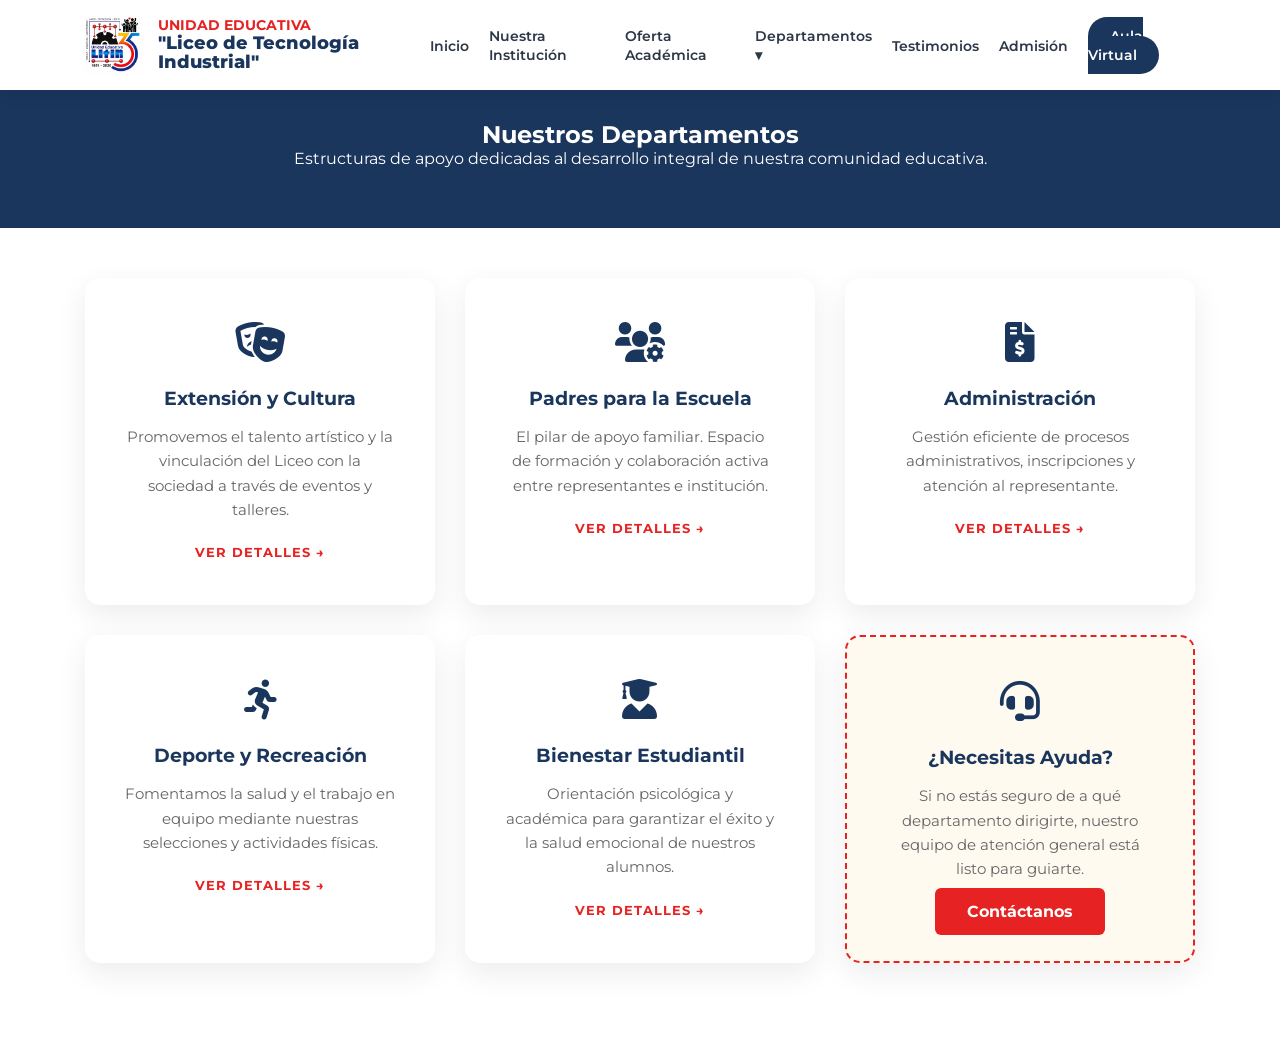
<file: departamentos.html>
<!DOCTYPE html>
<html lang="es">
<head>
    <meta charset="UTF-8">
    <meta name="viewport" content="width=device-width, initial-scale=1.0">
    <title>Nuestra Institución | LITIN</title>
    <link rel="stylesheet" href="css/styles.css">
    <link href="https://fonts.googleapis.com/css2?family=Montserrat:wght@400;600;800&display=swap" rel="stylesheet">
    <!-- Iconos para los valores (FontAwesome) -->
    <link rel="stylesheet" href="https://cdnjs.cloudflare.com/ajax/libs/font-awesome/6.0.0/css/all.min.css">
</head>
<body>
    
    <div id="navbar-placeholder"></div>

<section class="dept-hero">
    <div class="container">
        <h1>Nuestros Departamentos</h1>
        <p>Estructuras de apoyo dedicadas al desarrollo integral de nuestra comunidad educativa.</p>
    </div>
</section>

<section class="dept-grid-section section-padding">
    <div class="container">
        <div class="dept-grid">
            <!-- Extensión y Cultura -->
            <div class="dept-card">
                <div class="dept-icon"><i class="fas fa-theater-masks"></i></div>
                <h3>Extensión y Cultura</h3>
                <p>Promovemos el talento artístico y la vinculación del Liceo con la sociedad a través de eventos y talleres.</p>
                <a href="dept-extension.html" class="btn-link">Ver detalles →</a>
            </div>

            <!-- Padres para la Escuela -->
            <div class="dept-card">
                <div class="dept-icon"><i class="fas fa-users-cog"></i></div>
                <h3>Padres para la Escuela</h3>
                <p>El pilar de apoyo familiar. Espacio de formación y colaboración activa entre representantes e institución.</p>
                <a href="dept-padres.html" class="btn-link">Ver detalles →</a>
            </div>

            <!-- Administración -->
            <div class="dept-card">
                <div class="dept-icon"><i class="fas fa-file-invoice-dollar"></i></div>
                <h3>Administración</h3>
                <p>Gestión eficiente de procesos administrativos, inscripciones y atención al representante.</p>
                <a href="dept-admin.html" class="btn-link">Ver detalles →</a>
            </div>

            <!-- Deporte y Recreación -->
            <div class="dept-card">
                <div class="dept-icon"><i class="fas fa-running"></i></div>
                <h3>Deporte y Recreación</h3>
                <p>Fomentamos la salud y el trabajo en equipo mediante nuestras selecciones y actividades físicas.</p>
                <a href="dept-deporte.html" class="btn-link">Ver detalles →</a>
            </div>

             <!-- Bienestar Estudiantil -->
        <div class="dept-card">
            <div class="dept-icon"><i class="fas fa-user-graduate"></i></div>
            <h3>Bienestar Estudiantil</h3>
            <p>Orientación psicológica y académica para garantizar el éxito y la salud emocional de nuestros alumnos.</p>
            <a href="dept-bienestar.html" class="btn-link">Ver detalles →</a>
        </div>

        <div class="dept-card cta-card">
            <div class="dept-icon"><i class="fas fa-headset"></i></div>
            <h3>¿Necesitas Ayuda?</h3>
            <p>Si no estás seguro de a qué departamento dirigirte, nuestro equipo de atención general está listo para guiarte.</p>
            <a href="contacto.html" class="btn-primary">Contáctanos</a>
        </div>
        </div>

    </div>
</section>
<script src="js/main.js"></script>
</body>
</html>
</file>
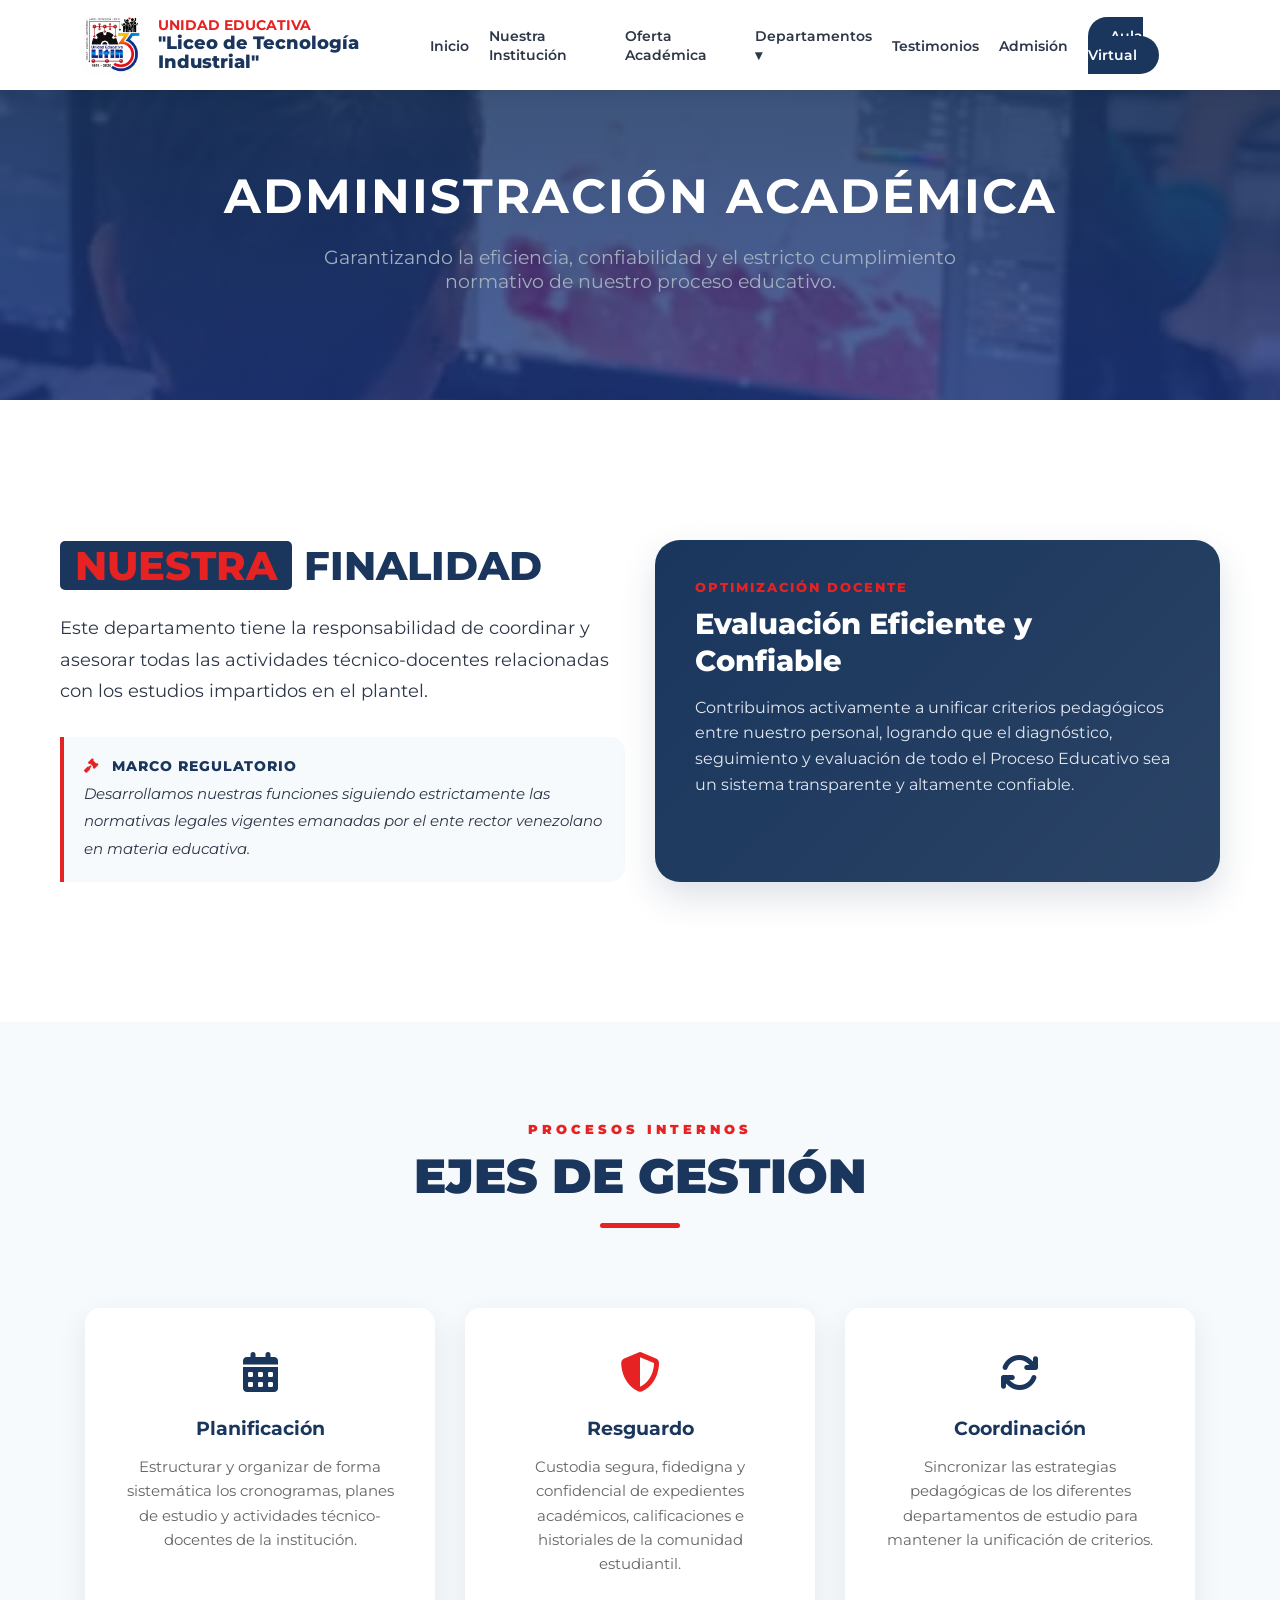
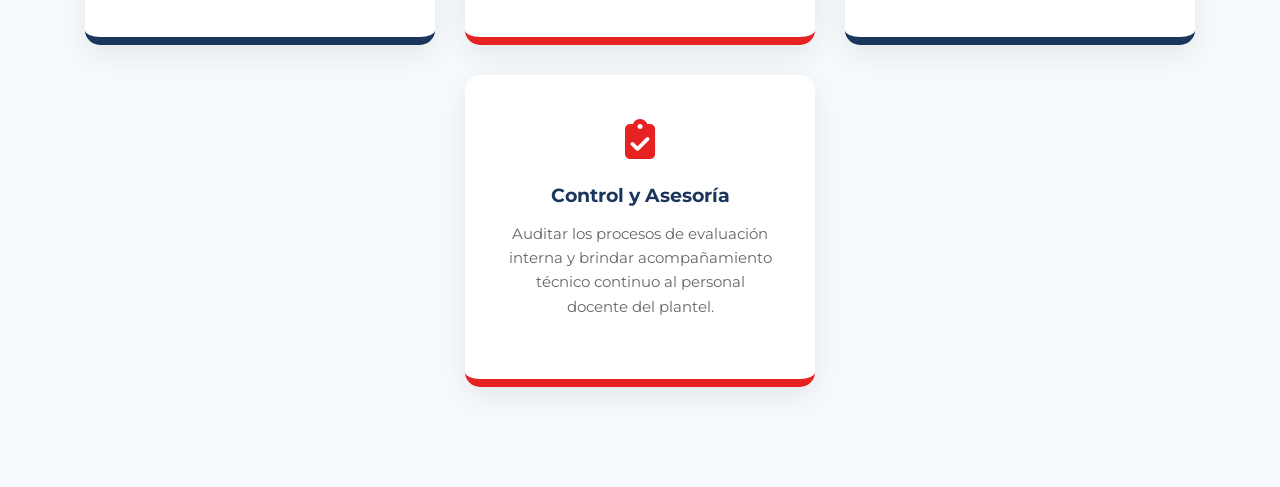
<file: dept-admin.html>
<!DOCTYPE html>
<html lang="es">
<head>
    <meta charset="UTF-8">
    <meta name="viewport" content="width=device-width, initial-scale=1.0">
    <title>Administración y Control de Estudios | LITIN</title>
    <link href="https://fonts.googleapis.com/css2?family=Montserrat:wght@400;600;700;800;900&display=swap" rel="stylesheet">
    <link rel="stylesheet" href="https://cdnjs.cloudflare.com/ajax/libs/font-awesome/6.4.0/css/all.min.css">
    <link rel="stylesheet" href="css/styles.css">
</head>
<body>

    <div id="navbar-placeholder"></div>

    <section class="page-banner administracion-banner-bg">
        <div class="banner-content">
            <h1>ADMINISTRACIÓN ACADÉMICA</h1>
            <p>Garantizando la eficiencia, confiabilidad y el estricto cumplimiento normativo de nuestro proceso educativo.</p>
        </div>
    </section>

    <section class="section-padding" style="background-color: var(--white);">
        <div class="container-grid">
            
            <div class="institucion-text">
                <h2 class="title-highlight">
                    <span>NUESTRA</span> FINALIDAD
                </h2>
                <p class="subtitle-gray" style="margin-top: 20px; font-size: 1.1rem; line-height: 1.8;">
                    Este departamento tiene la responsabilidad de coordinar y asesorar todas las actividades técnico-docentes relacionadas con los estudios impartidos en el plantel.
                </p>
                
                <div style="margin-top: 30px; padding: 20px; border-left: 4px solid var(--accent-color); background-color: var(--light-bg); border-radius: 0 15px 15px 0;">
                    <h5 style="color: var(--primary-color); font-weight: 800; margin-bottom: 5px; text-transform: uppercase; font-size: 0.9rem; letter-spacing: 1px;">
                        <i class="fas fa-gavel" style="color: var(--accent-color); margin-right: 8px;"></i> Marco Regulatorio
                    </h5>
                    <p style="font-size: 0.95rem; color: var(--text-color); margin: 0; font-style: italic;">
                        Desarrollamos nuestras funciones siguiendo estrictamente las normativas legales vigentes emanadas por el ente rector venezolano en materia educativa.
                    </p>
                </div>
            </div>

            <div class="institucion-text" style="background: linear-gradient(135deg, #1a365d 0%, #2a4365 100%); padding: 40px; border-radius: 25px; color: var(--white); box-shadow: 0 15px 35px rgba(26, 54, 93, 0.15);">
                <span style="color: var(--accent-color); text-transform: uppercase; letter-spacing: 2px; font-size: 0.8rem; font-weight: 800; display: block; margin-bottom: 10px;">Optimización Docente</span>
                <h3 style="font-size: 1.8rem; font-weight: 800; line-height: 1.3; color: var(--white); margin-bottom: 15px;">Evaluación Eficiente y Confiable</h3>
                <p style="color: #e2e8f0; font-size: 1rem; line-height: 1.6; margin: 0;">
                    Contribuimos activamente a unificar criterios pedagógicos entre nuestro personal, logrando que el diagnóstico, seguimiento y evaluación de todo el Proceso Educativo sea un sistema transparente y altamente confiable.
                </p>
            </div>

        </div>
    </section>

    <section class="section-padding" style="background-color: var(--light-bg);">
        <div class="testimonios-header">
            <span class="top-subtitle">PROCESOS INTERNOS</span>
            <h3 class="main-title" style="margin-top: 10px;">EJES DE GESTIÓN</h3>
            <div class="title-line" style="background: var(--accent-color);"></div>
        </div>

        <div class="dept-grid" style="margin-top: 50px;">
            
            <div class="dept-card border-blue">
                <div class="dept-icon" style="color: var(--primary-color);"><i class="fas fa-calendar-alt"></i></div>
                <h3>Planificación</h3>
                <p>Estructurar y organizar de forma sistemática los cronogramas, planes de estudio y actividades técnico-docentes de la institución.</p>
            </div>

            <div class="dept-card border-red">
                <div class="dept-icon" style="color: var(--accent-color);"><i class="fas fa-shield-alt"></i></div>
                <h3>Resguardo</h3>
                <p>Custodia segura, fidedigna y confidencial de expedientes académicos, calificaciones e historiales de la comunidad estudiantil.</p>
            </div>

            <div class="dept-card border-blue">
                <div class="dept-icon" style="color: var(--primary-color);"><i class="fas fa-sync"></i></div>
                <h3>Coordinación</h3>
                <p>Sincronizar las estrategias pedagógicas de los diferentes departamentos de estudio para mantener la unificación de criterios.</p>
            </div>

            <div class="dept-card border-red">
                <div class="dept-icon" style="color: var(--accent-color);"><i class="fas fa-clipboard-check"></i></div>
                <h3>Control y Asesoría</h3>
                <p>Auditar los procesos de evaluación interna y brindar acompañamiento técnico continuo al personal docente del plantel.</p>
            </div>

        </div>
    </section>

    <script>
        function cargarNavbar() {
            fetch('navbar.html')
                .then(response => {
                    if (!response.ok) throw new Error('No se pudo cargar el navbar');
                    return response.text();
                })
                .then(data => {
                    document.getElementById('navbar-placeholder').innerHTML = data;
                })
                .catch(error => console.error('Error:', error));
        }
        document.addEventListener('DOMContentLoaded', cargarNavbar);
    </script>
</body>
</html>
</file>
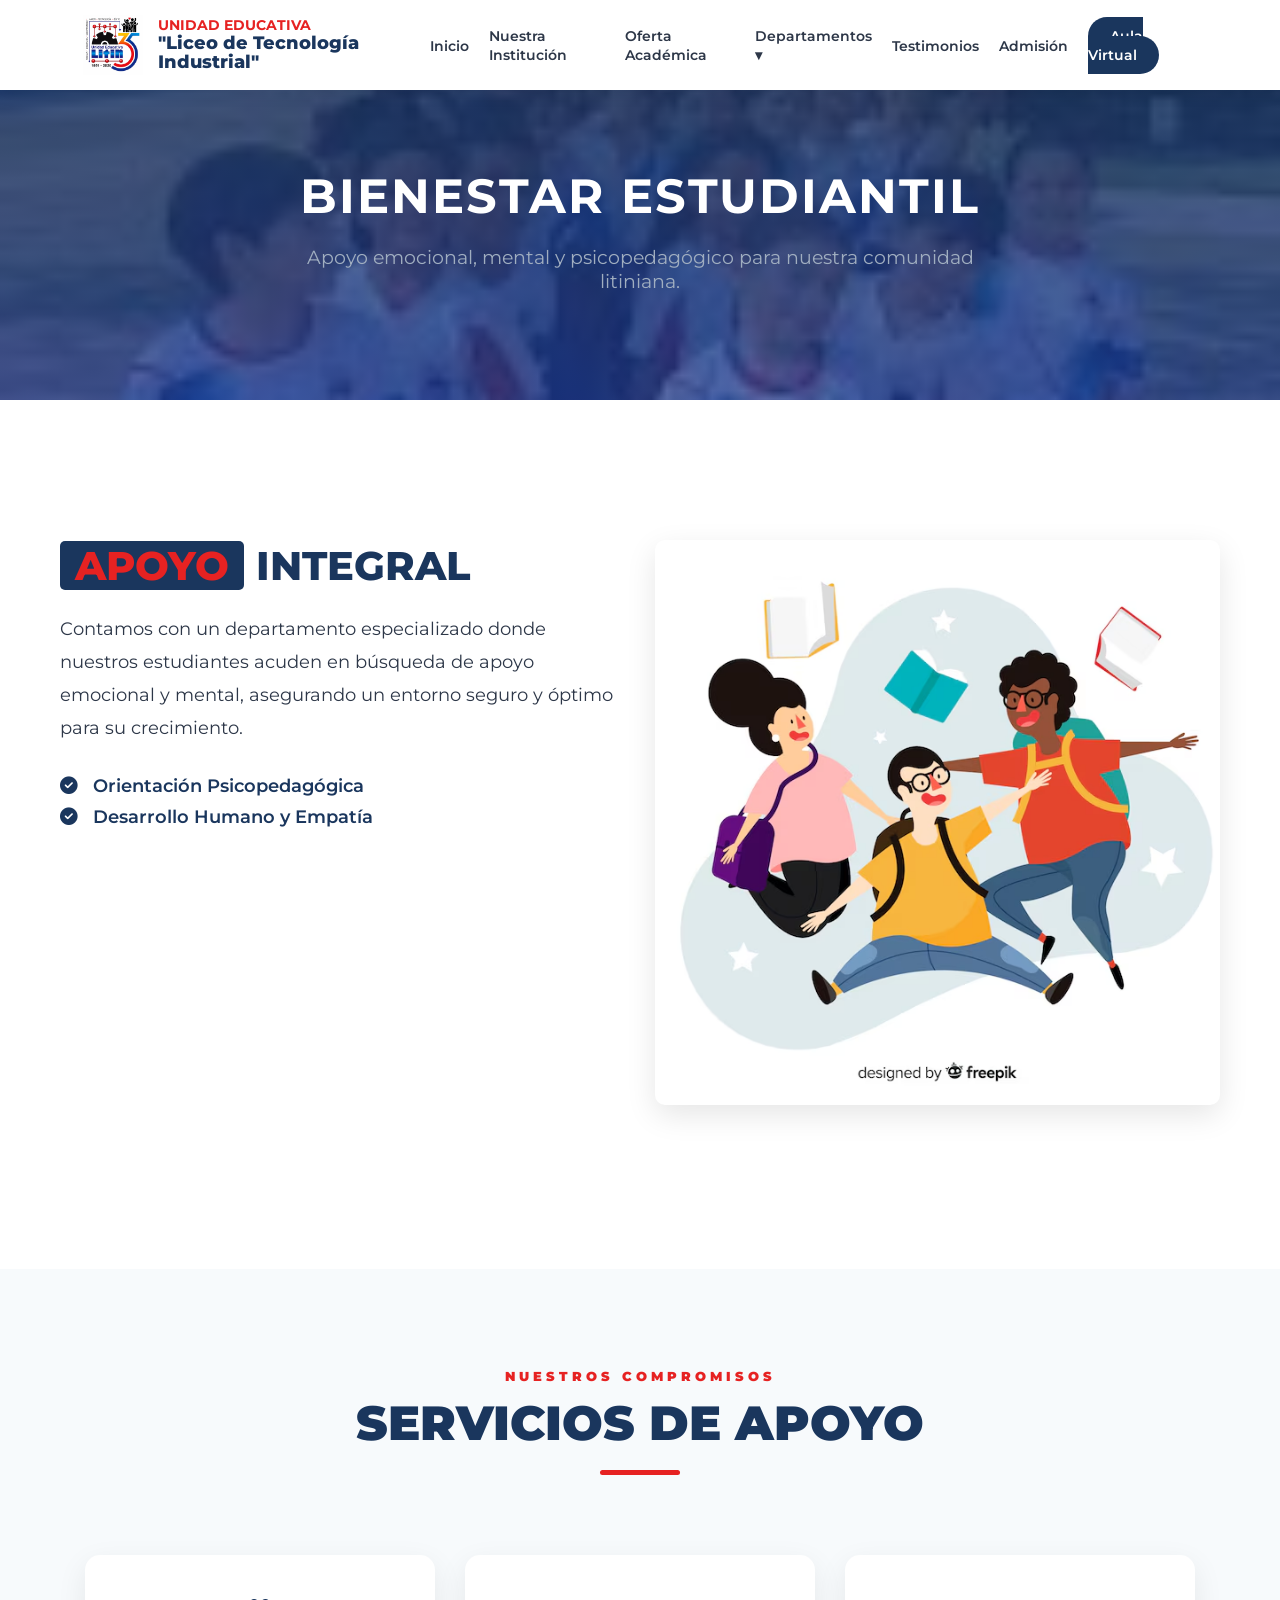
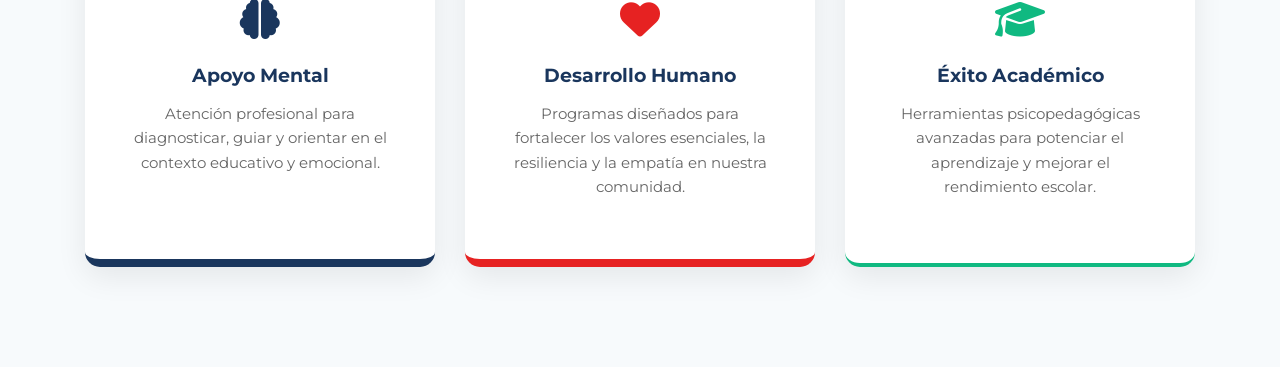
<file: dept-bienestar.html>
<!DOCTYPE html>
<html lang="es">
<head>
    <meta charset="UTF-8">
    <meta name="viewport" content="width=device-width, initial-scale=1.0">
    <title>Bienestar Estudiantil | LITIN</title>
    <link href="https://fonts.googleapis.com/css2?family=Montserrat:wght@400;600;700;800;900&display=swap" rel="stylesheet">
    <link rel="stylesheet" href="https://cdnjs.cloudflare.com/ajax/libs/font-awesome/6.4.0/css/all.min.css">
    <link rel="stylesheet" href="css/styles.css">
</head>
<body>

    <div id="navbar-placeholder"></div>

    <section class="page-banner bienestar-banner-bg">
        <div class="banner-content">
            <h1>BIENESTAR ESTUDIANTIL</h1>
            <p>Apoyo emocional, mental y psicopedagógico para nuestra comunidad litiniana.</p>
        </div>
    </section>

    <section class="section-padding" style="background-color: var(--white);">
        <div class="container-grid">
            
            <div class="institucion-text">
                <h2 class="title-highlight">
                    <span>APOYO</span> INTEGRAL
                </h2>
                <p class="subtitle-gray" style="margin-top: 20px; font-size: 1.15rem; line-height: 1.8;">
                    Contamos con un departamento especializado donde nuestros estudiantes acuden en búsqueda de apoyo emocional y mental, asegurando un entorno seguro y óptimo para su crecimiento.
                </p>
                
                <ul class="valores-list" style="margin-top: 30px;">
                    <li><i class="fas fa-check-circle" style="color: var(--primary-color); margin-right: 10px;"></i> Orientación Psicopedagógica</li>
                    <li><i class="fas fa-check-circle" style="color: var(--primary-color); margin-right: 10px;"></i> Desarrollo Humano y Empatía</li>
                </ul>
            </div>

            <div class="institucion-image">
                <img src="assets/img/bienestar-estudiantil.png" alt="Estudiantes en apoyo psicopedagógico" class="img-styled">
            </div>

        </div>
    </section>

    <section class="section-padding" style="background-color: var(--light-bg);">
        <div class="testimonios-header">
            <span class="top-subtitle">NUESTROS COMPROMISOS</span>
            <h3 class="main-title" style="margin-top: 10px;">SERVICIOS DE APOYO</h3>
            <div class="title-line" style="background: var(--accent-color);"></div>
        </div>

        <div class="dept-grid" style="margin-top: 40px;">
            
            <div class="dept-card border-blue">
                <div class="dept-icon" style="color: var(--primary-color);">
                    <i class="fas fa-brain"></i>
                </div>
                <h3>Apoyo Mental</h3>
                <p>Atención profesional para diagnosticar, guiar y orientar en el contexto educativo y emocional.</p>
            </div>

            <div class="dept-card border-red">
                <div class="dept-icon" style="color: var(--accent-color);">
                    <i class="fas fa-heart"></i>
                </div>
                <h3>Desarrollo Humano</h3>
                <p>Programas diseñados para fortalecer los valores esenciales, la resiliencia y la empatía en nuestra comunidad.</p>
            </div>

            <div class="dept-card border-green">
                <div class="dept-icon" style="color: #10b981;">
                    <i class="fas fa-graduation-cap"></i>
                </div>
                <h3>Éxito Académico</h3>
                <p>Herramientas psicopedagógicas avanzadas para potenciar el aprendizaje y mejorar el rendimiento escolar.</p>
            </div>

        </div>
    </section>

    <script>
        function cargarNavbar() {
            fetch('navbar.html')
                .then(response => {
                    if (!response.ok) throw new Error('No se pudo cargar el navbar');
                    return response.text();
                })
                .then(data => {
                    document.getElementById('navbar-placeholder').innerHTML = data;
                })
                .catch(error => console.error('Error:', error));
        }
        // Ejecutar al cargar el documento
        document.addEventListener('DOMContentLoaded', cargarNavbar);
    </script>
</body>
</html>
</file>
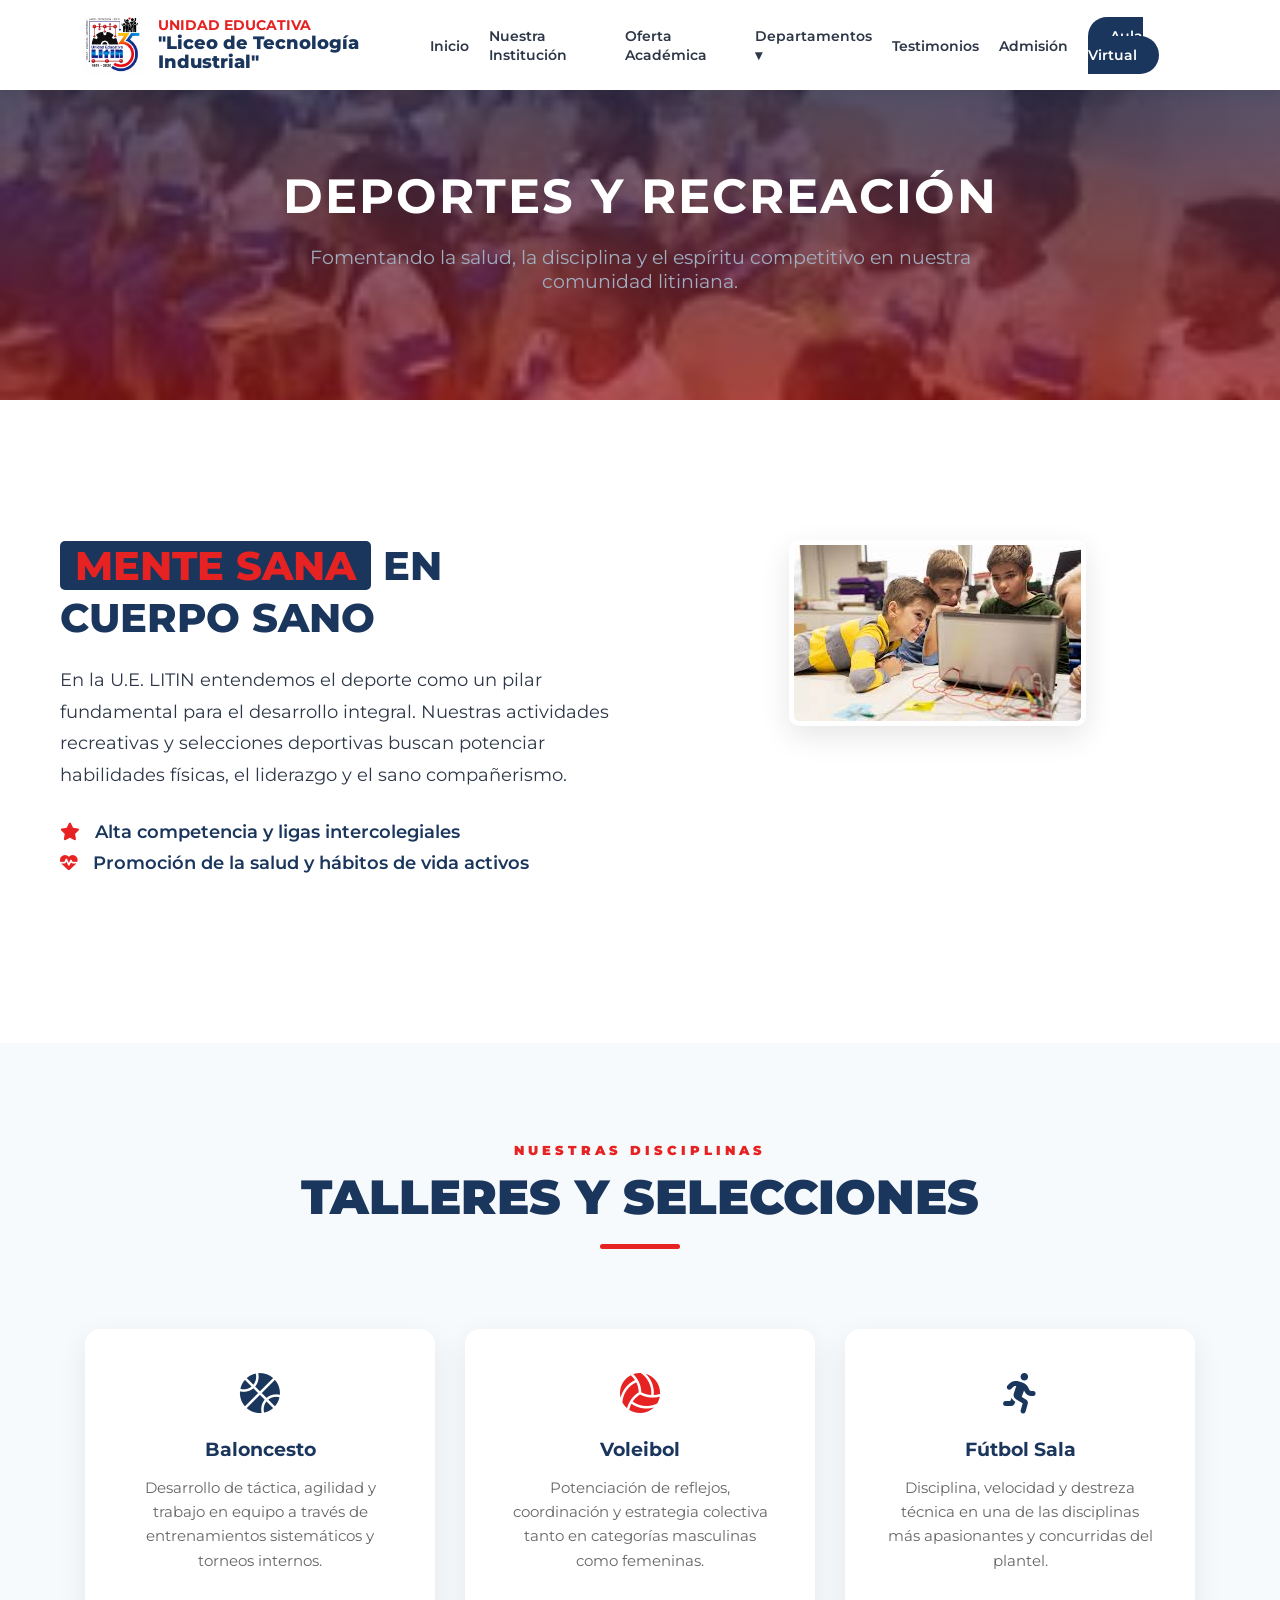
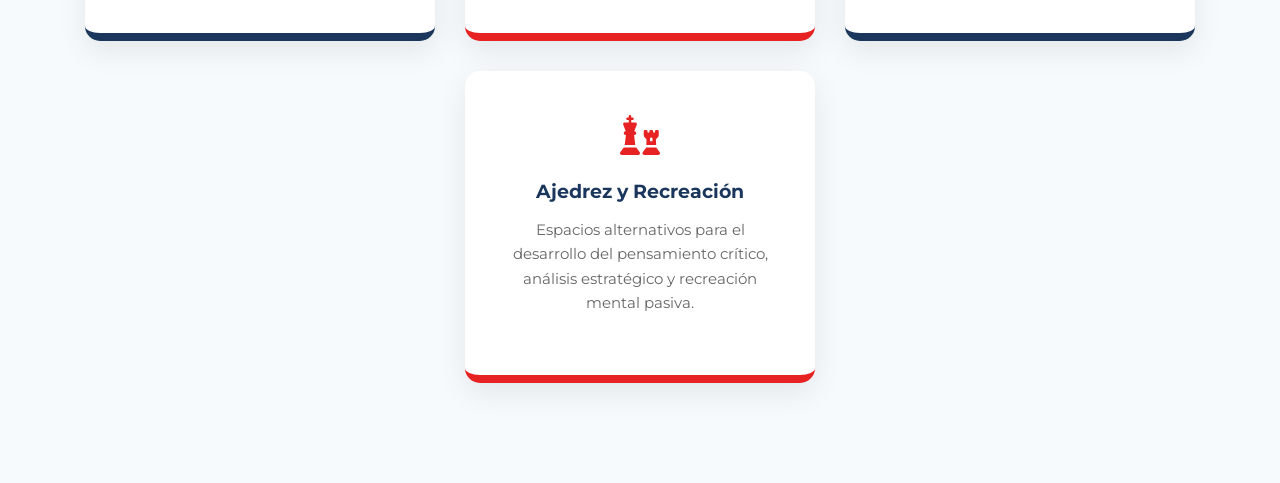
<file: dept-deporte.html>
<!DOCTYPE html>
<html lang="es">
<head>
    <meta charset="UTF-8">
    <meta name="viewport" content="width=device-width, initial-scale=1.0">
    <title>Deportes y Recreación | LITIN</title>
    <link href="https://fonts.googleapis.com/css2?family=Montserrat:wght@400;600;700;800;900&display=swap" rel="stylesheet">
    <link rel="stylesheet" href="https://cdnjs.cloudflare.com/ajax/libs/font-awesome/6.4.0/css/all.min.css">
    <link rel="stylesheet" href="css/styles.css">
</head>
<body>

    <div id="navbar-placeholder"></div>

    <section class="page-banner deportes-banner-bg">
        <div class="banner-content">
            <h1>DEPORTES Y RECREACIÓN</h1>
            <p>Fomentando la salud, la disciplina y el espíritu competitivo en nuestra comunidad litiniana.</p>
        </div>
    </section>

    <section class="section-padding" style="background-color: var(--white);">
        <div class="container-grid">
            
            <div class="institucion-text">
                <h2 class="title-highlight">
                    <span>MENTE SANA</span> EN CUERPO SANO
                </h2>
                <p class="subtitle-gray" style="margin-top: 20px; font-size: 1.1rem; line-height: 1.8;">
                    En la U.E. LITIN entendemos el deporte como un pilar fundamental para el desarrollo integral. Nuestras actividades recreativas y selecciones deportivas buscan potenciar habilidades físicas, el liderazgo y el sano compañerismo.
                </p>
                
                <ul class="valores-list" style="margin-top: 30px;">
                    <li><i class="fas fa-star" style="color: var(--accent-color); margin-right: 10px;"></i> Alta competencia y ligas intercolegiales</li>
                    <li><i class="fas fa-heartbeat" style="color: var(--accent-color); margin-right: 10px;"></i> Promoción de la salud y hábitos de vida activos</li>
                </ul>
            </div>

            <div class="institucion-image">
                <img src="assets/img/cultura-actividad.jpg" alt="Estudiantes en actividades deportivas" class="img-styled">
            </div>

        </div>
    </section>

    <section class="section-padding" style="background-color: var(--light-bg);">
        <div class="testimonios-header">
            <span class="top-subtitle">NUESTRAS DISCIPLINAS</span>
            <h3 class="main-title" style="margin-top: 10px;">TALLERES Y SELECCIONES</h3>
            <div class="title-line" style="background: var(--accent-color);"></div>
        </div>

        <div class="dept-grid" style="margin-top: 50px;">
            
            <div class="dept-card border-blue">
                <div class="dept-icon" style="color: var(--primary-color);"><i class="fas fa-basketball-ball"></i></div>
                <h3>Baloncesto</h3>
                <p>Desarrollo de táctica, agilidad y trabajo en equipo a través de entrenamientos sistemáticos y torneos internos.</p>
            </div>

            <div class="dept-card border-red">
                <div class="dept-icon" style="color: var(--accent-color);"><i class="fas fa-volleyball-ball"></i></div>
                <h3>Voleibol</h3>
                <p>Potenciación de reflejos, coordinación y estrategia colectiva tanto en categorías masculinas como femeninas.</p>
            </div>

            <div class="dept-card border-blue">
                <div class="dept-icon" style="color: var(--primary-color);"><i class="fas fa-running"></i></div>
                <h3>Fútbol Sala</h3>
                <p>Disciplina, velocidad y destreza técnica en una de las disciplinas más apasionantes y concurridas del plantel.</p>
            </div>

            <div class="dept-card border-red">
                <div class="dept-icon" style="color: var(--accent-color);"><i class="fas fa-chess"></i></div>
                <h3>Ajedrez y Recreación</h3>
                <p>Espacios alternativos para el desarrollo del pensamiento crítico, análisis estratégico y recreación mental pasiva.</p>
            </div>

        </div>
    </section>

    <script>
        function cargarNavbar() {
            fetch('navbar.html')
                .then(response => {
                    if (!response.ok) throw new Error('No se pudo cargar el navbar');
                    return response.text();
                })
                .then(data => {
                    document.getElementById('navbar-placeholder').innerHTML = data;
                })
                .catch(error => console.error('Error:', error));
        }
        document.addEventListener('DOMContentLoaded', cargarNavbar);
    </script>
</body>
</html>
</file>
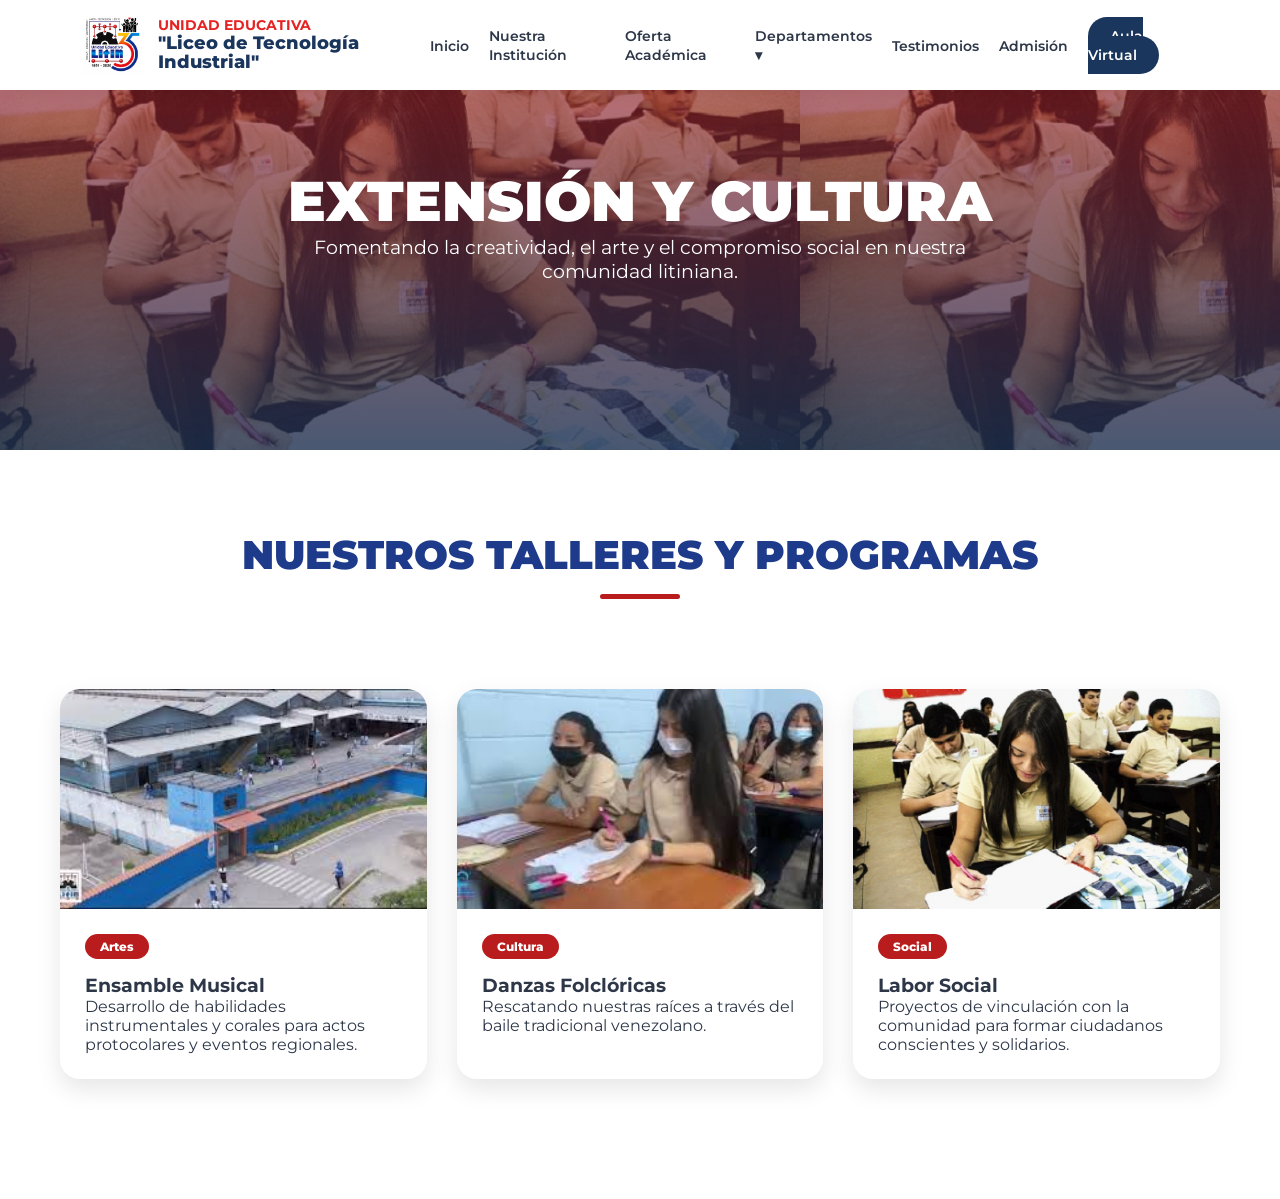
<file: dept-extension.html>
<!DOCTYPE html>
<html lang="es">
<head>
    <meta charset="UTF-8">
    <meta name="viewport" content="width=device-width, initial-scale=1.0">
    <title>Extensión y Cultura | LITIN</title>
    <link rel="stylesheet" href="../css/styles.css">
    <link href="https://fonts.googleapis.com/css2?family=Montserrat:wght@400;600;800&display=swap" rel="stylesheet">
    <link rel="stylesheet" href="https://cdnjs.cloudflare.com/ajax/libs/font-awesome/6.0.0/css/all.min.css">
</head>
<body>

    <div id="navbar-placeholder"></div>

    <section class="hero-departamento extension-bg">
        <div class="hero-content">
            <h1 style="font-size: 3.5rem; font-weight: 900; text-transform: uppercase;">Extensión y Cultura</h1>
            <p style="font-size: 1.2rem; max-width: 700px; margin: 0 auto;">Fomentando la creatividad, el arte y el compromiso social en nuestra comunidad litiniana.</p>
        </div>
    </section>

    <section class="content-section" style="padding: 80px 0;">
        <div class="container">
            <div style="text-align: center; margin-bottom: 50px;">
                <h2 style="color: #1e3a8a; font-weight: 900; font-size: 2.5rem; text-transform: uppercase;">Nuestros Talleres y Programas</h2>
                <div style="height: 5px; width: 80px; background: #b91c1c; margin: 15px auto; border-radius: 10px;"></div>
            </div>

            <div class="container-grid">
                <div class="cultural-card">
                    <div class="card-img">
                        <img src="../assets/img/planta-fisica-1.jpg" alt="Ensamble Musical">
                    </div>
                    <div class="card-body">
                        <span class="tag">Artes</span>
                        <h3>Ensamble Musical</h3>
                        <p>Desarrollo de habilidades instrumentales y corales para actos protocolares y eventos regionales.</p>
                    </div>
                </div>

                <div class="cultural-card">
                    <div class="card-img">
                        <img src="../assets/img/laboratorio-ciencias.jpg" alt="Danzas">
                    </div>
                    <div class="card-body">
                        <span class="tag">Cultura</span>
                        <h3>Danzas Folclóricas</h3>
                        <p>Rescatando nuestras raíces a través del baile tradicional venezolano.</p>
                    </div>
                </div>

                <div class="cultural-card">
                    <div class="card-img">
                        <img src="../assets/img/bachillerato-referencia.png" alt="Labor Social">
                    </div>
                    <div class="card-body">
                        <span class="tag">Social</span>
                        <h3>Labor Social</h3>
                        <p>Proyectos de vinculación con la comunidad para formar ciudadanos conscientes y solidarios.</p>
                    </div>
                </div>
            </div>
        </div>
    </section>

    <script src="../js/main.js"></script>
</body>
</html>
</file>
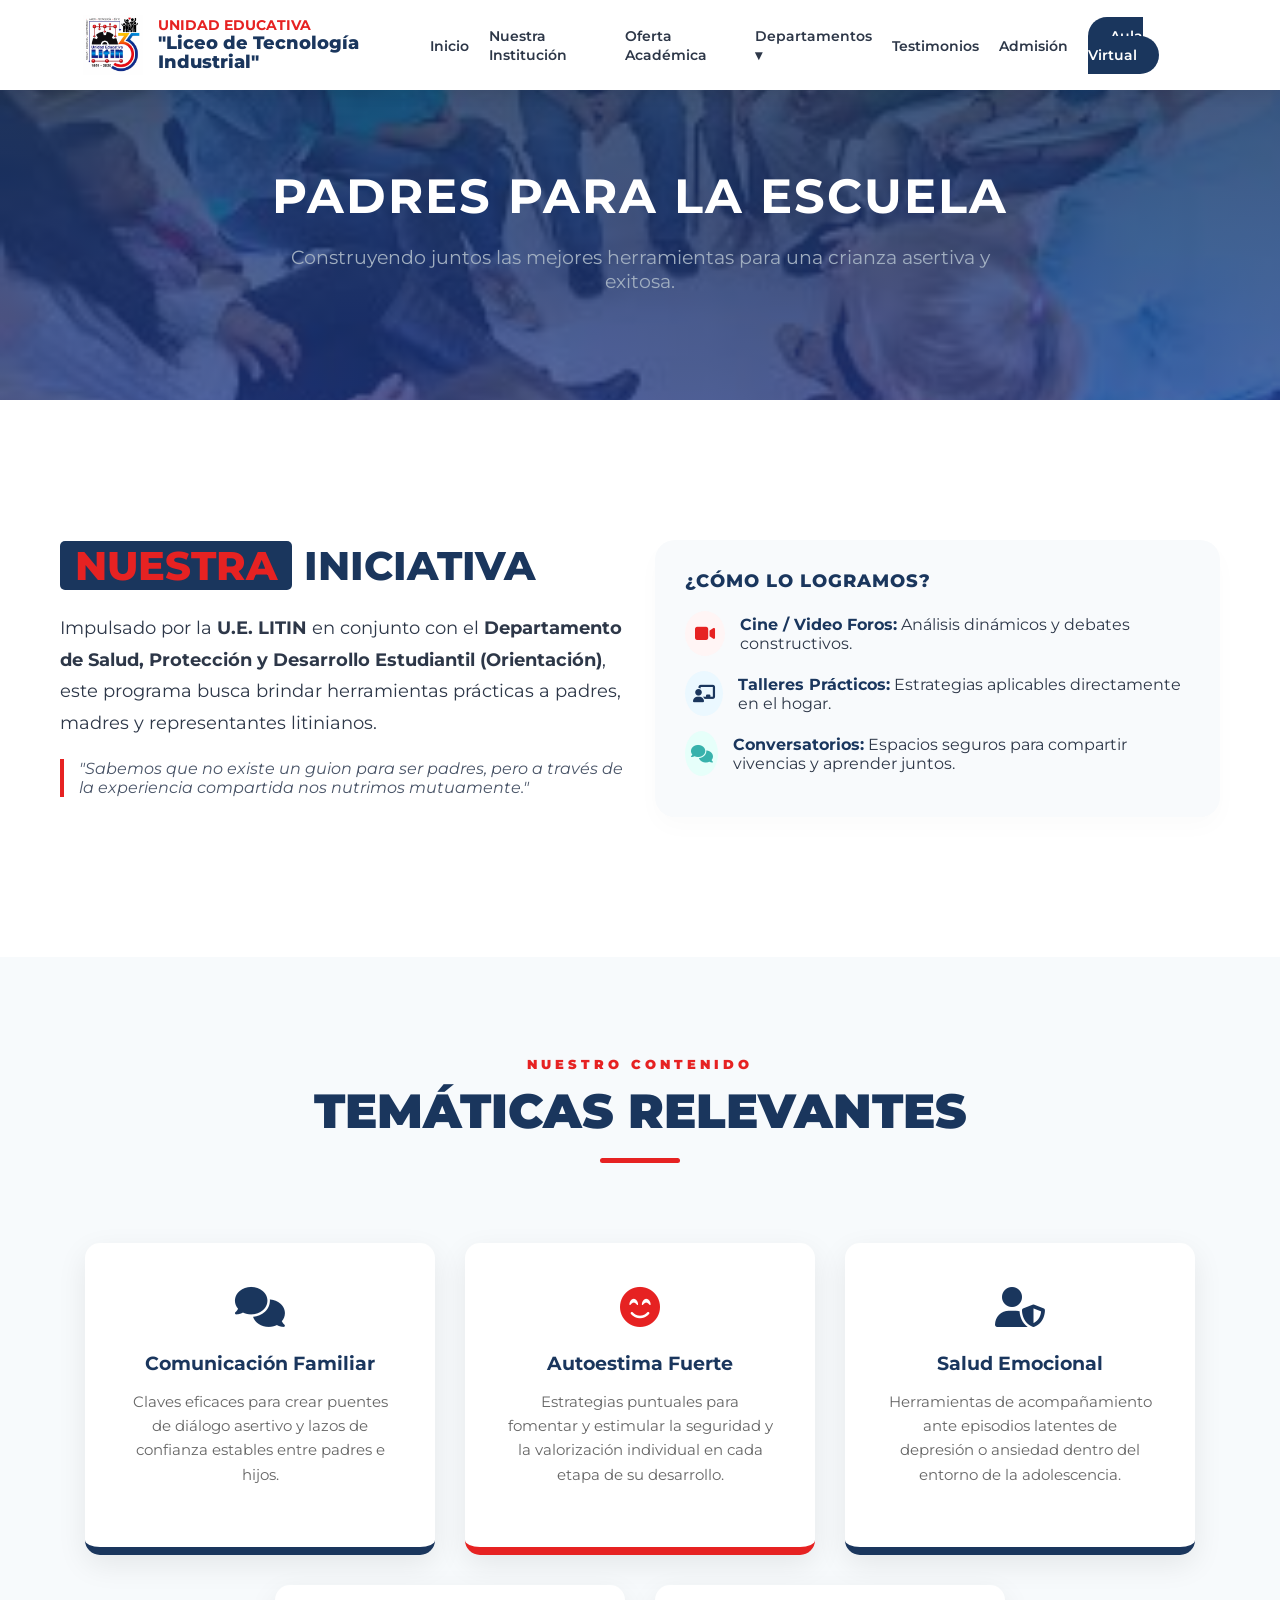
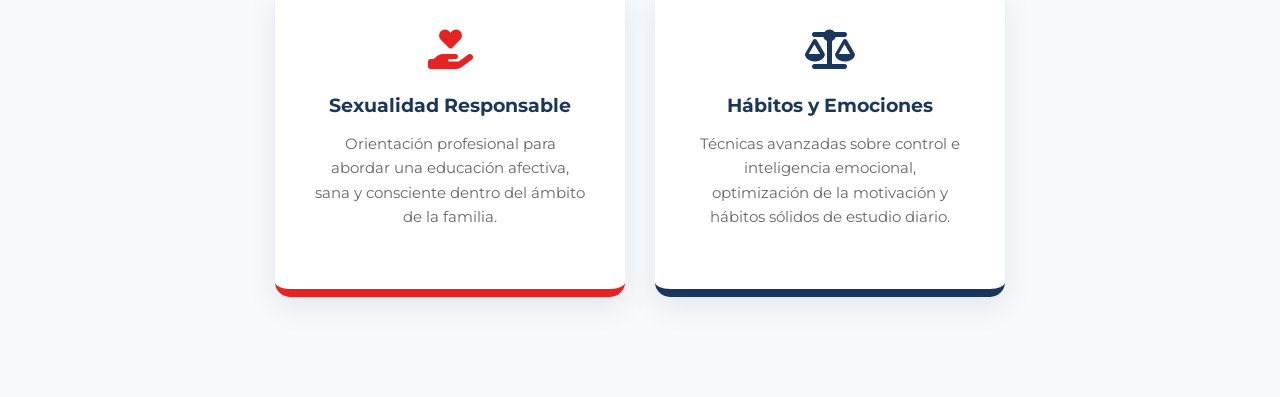
<file: dept-padres.html>
<!DOCTYPE html>
<html lang="es">
<head>
    <meta charset="UTF-8">
    <meta name="viewport" content="width=device-width, initial-scale=1.0">
    <title>Padres para la Escuela | LITIN</title>
    <link href="https://fonts.googleapis.com/css2?family=Montserrat:wght@400;600;700;800;900&display=swap" rel="stylesheet">
    <link rel="stylesheet" href="https://cdnjs.cloudflare.com/ajax/libs/font-awesome/6.4.0/css/all.min.css">
    <link rel="stylesheet" href="css/styles.css">
</head>
<body>

    <div id="navbar-placeholder"></div>

    <section class="page-banner padres-banner-bg">
        <div class="banner-content">
            <h1>PADRES PARA LA ESCUELA</h1>
            <p>Construyendo juntos las mejores herramientas para una crianza asertiva y exitosa.</p>
        </div>
    </section>

    <section class="section-padding" style="background-color: var(--white);">
        <div class="container-grid">
            
            <div class="institucion-text">
                <h2 class="title-highlight">
                    <span>NUESTRA</span> INICIATIVA
                </h2>
                <p class="subtitle-gray" style="margin-top: 20px; font-size: 1.1rem; line-height: 1.8;">
                    Impulsado por la <strong>U.E. LITIN</strong> en conjunto con el <strong>Departamento de Salud, Protección y Desarrollo Estudiantil (Orientación)</strong>, este programa busca brindar herramientas prácticas a padres, madres y representantes litinianos.
                </p>
                <blockquote style="border-left: 4px solid var(--accent-color); padding-left: 15px; margin: 20px 0; font-style: italic; color: #4a5568;">
                    "Sabemos que no existe un guion para ser padres, pero a través de la experiencia compartida nos nutrimos mutuamente."
                </blockquote>
            </div>

            <div class="institucion-text" style="background: #f8fafc; padding: 30px; border-radius: 20px; box-shadow: 0 10px 25px rgba(0,0,0,0.02);">
                <h4 style="color: var(--primary-color); font-weight: 800; text-transform: uppercase; margin-bottom: 20px; font-size: 1.1rem; letter-spacing: 1px;">¿Cómo lo logramos?</h4>
                
                <div style="display: flex; flex-direction: column; gap: 15px;">
                    <div style="display: flex; gap: 15px; align-items: center;">
                        <div style="background: #fff5f5; color: var(--accent-color); width: 45px; height: 45px; display: flex; align-items: center; justify-content: center; border-radius: 50%; font-size: 1.1rem;"><i class="fas fa-video"></i></div>
                        <div><strong style="color: var(--primary-color);">Cine / Video Foros:</strong> Análisis dinámicos y debates constructivos.</div>
                    </div>
                    <div style="display: flex; gap: 15px; align-items: center;">
                        <div style="background: #ebf8ff; color: var(--primary-color); width: 45px; height: 45px; display: flex; align-items: center; justify-content: center; border-radius: 50%; font-size: 1.1rem;"><i class="fas fa-chalkboard-teacher"></i></div>
                        <div><strong style="color: var(--primary-color);">Talleres Prácticos:</strong> Estrategias aplicables directamente en el hogar.</div>
                    </div>
                    <div style="display: flex; gap: 15px; align-items: center;">
                        <div style="background: #e6fffa; color: #38b2ac; width: 45px; height: 45px; display: flex; align-items: center; justify-content: center; border-radius: 50%; font-size: 1.1rem;"><i class="fas fa-comments"></i></div>
                        <div><strong style="color: var(--primary-color);">Conversatorios:</strong> Espacios seguros para compartir vivencias y aprender juntos.</div>
                    </div>
                </div>
            </div>

        </div>
    </section>

    <section class="section-padding" style="background-color: var(--light-bg);">
        <div class="testimonios-header">
            <span class="top-subtitle">NUESTRO CONTENIDO</span>
            <h3 class="main-title" style="margin-top: 10px;">TEMÁTICAS RELEVANTES</h3>
            <div class="title-line" style="background: var(--accent-color);"></div>
        </div>

        <div class="dept-grid" style="margin-top: 50px;">
            
            <div class="dept-card border-blue">
                <div class="dept-icon"><i class="fas fa-comments" style="color: var(--primary-color);"></i></div>
                <h3>Comunicación Familiar</h3>
                <p>Claves eficaces para crear puentes de diálogo asertivo y lazos de confianza estables entre padres e hijos.</p>
            </div>

            <div class="dept-card border-red">
                <div class="dept-icon"><i class="fas fa-smile-beam" style="color: var(--accent-color);"></i></div>
                <h3>Autoestima Fuerte</h3>
                <p>Estrategias puntuales para fomentar y estimular la seguridad y la valorización individual en cada etapa de su desarrollo.</p>
            </div>

            <div class="dept-card border-blue">
                <div class="dept-icon"><i class="fas fa-user-shield" style="color: var(--primary-color);"></i></div>
                <h3>Salud Emocional</h3>
                <p>Herramientas de acompañamiento ante episodios latentes de depresión o ansiedad dentro del entorno de la adolescencia.</p>
            </div>

            <div class="dept-card border-red">
                <div class="dept-icon"><i class="fas fa-hand-holding-heart" style="color: var(--accent-color);"></i></div>
                <h3>Sexualidad Responsable</h3>
                <p>Orientación profesional para abordar una educación afectiva, sana y consciente dentro del ámbito de la familia.</p>
            </div>

            <div class="dept-card border-blue">
                <div class="dept-icon"><i class="fas fa-balance-scale" style="color: var(--primary-color);"></i></div>
                <h3>Hábitos y Emociones</h3>
                <p>Técnicas avanzadas sobre control e inteligencia emocional, optimización de la motivación y hábitos sólidos de estudio diario.</p>
            </div>

        </div>
    </section>

    <script>
        function cargarNavbar() {
            fetch('navbar.html')
                .then(response => {
                    if (!response.ok) throw new Error('No se pudo cargar el navbar');
                    return response.text();
                })
                .then(data => {
                    document.getElementById('navbar-placeholder').innerHTML = data;
                })
                .catch(error => console.error('Error:', error));
        }
        document.addEventListener('DOMContentLoaded', cargarNavbar);
    </script>
</body>
</html>
</file>
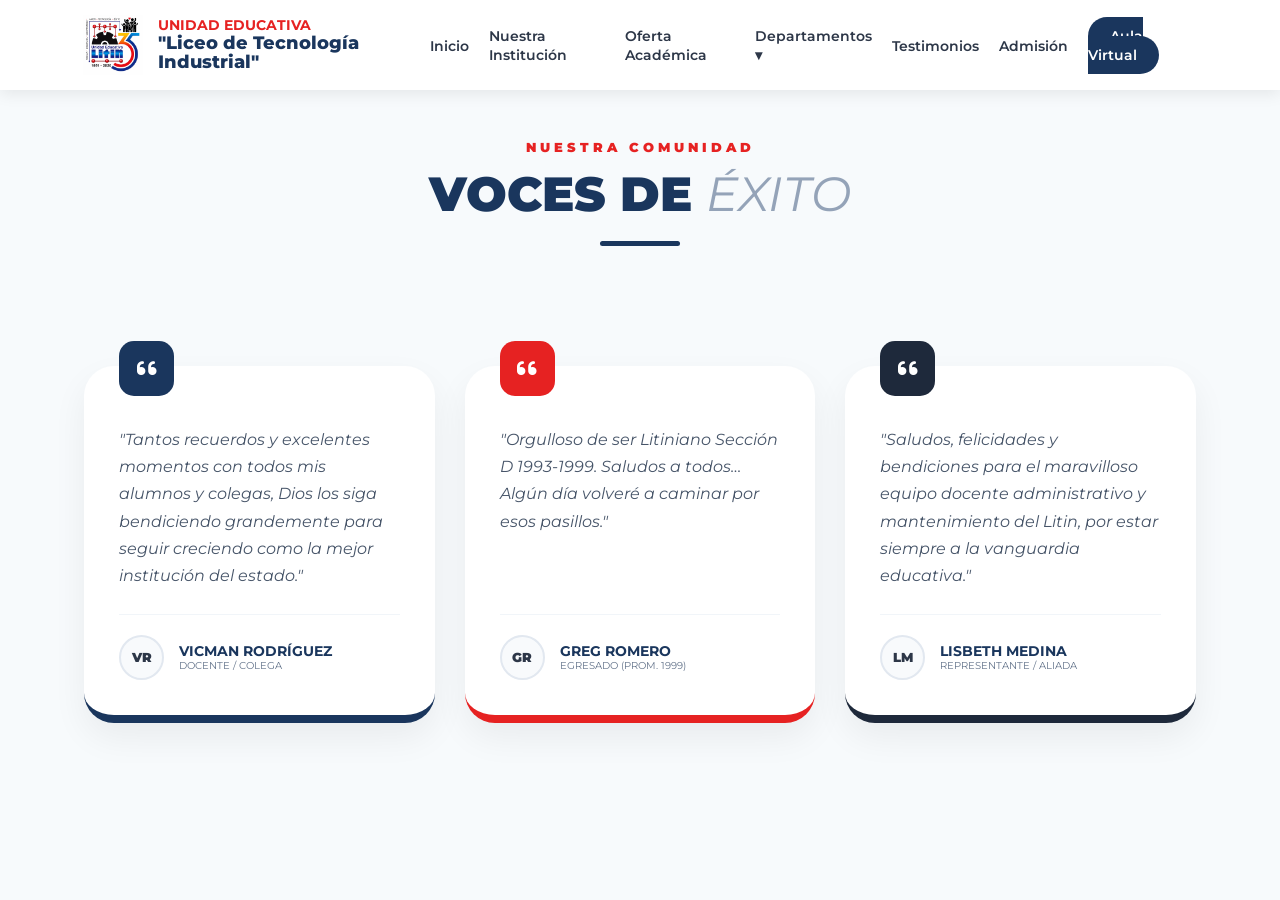
<file: testimonios.html>
<!DOCTYPE html>
<html lang="es">
<head>
    <meta charset="UTF-8">
    <meta name="viewport" content="width=device-width, initial-scale=1.0">
    <title>Testimonios | LITIN</title>
    
    <link rel="stylesheet" href="css/styles.css">
    <link href="https://fonts.googleapis.com/css2?family=Montserrat:wght@400;600;800&display=swap" rel="stylesheet">
    
    <link rel="stylesheet" href="https://cdnjs.cloudflare.com/ajax/libs/font-awesome/6.0.0/css/all.min.css">
</head>
<body>

    <div id="navbar-placeholder"></div>

    <section id="testimonios" class="testimonios-section">
        
        <div class="testimonios-header">
            <h2 class="top-subtitle">Nuestra Comunidad</h2>
            <h3 class="main-title">Voces de <span>Éxito</span></h3>
            <div class="title-line"></div>
        </div>

        <div class="container-grid">
            
            <div class="testimonial-card border-blue">
                <div class="quote-icon bg-blue">
                    <i class="fas fa-quote-left"></i>
                </div>
                <p class="testimonial-text">
                    "Tantos recuerdos y excelentes momentos con todos mis alumnos y colegas, Dios los siga bendiciendo grandemente para seguir creciendo como la mejor institución del estado."
                </p>
                <div class="testimonial-author">
                    <div class="author-avatar">VR</div>
                    <div class="author-info">
                        <h4>Vicman Rodríguez</h4>
                        <p>Docente / Colega</p>
                    </div>
                </div>
            </div>

            <div class="testimonial-card border-red">
                <div class="quote-icon bg-red">
                    <i class="fas fa-quote-left"></i>
                </div>
                <p class="testimonial-text">
                    "Orgulloso de ser Litiniano Sección D 1993-1999. Saludos a todos… Algún día volveré a caminar por esos pasillos."
                </p>
                <div class="testimonial-author">
                    <div class="author-avatar text-red">GR</div>
                    <div class="author-info">
                        <h4>Greg Romero</h4>
                        <p>Egresado (Prom. 1999)</p>
                    </div>
                </div>
            </div>

            <div class="testimonial-card border-dark">
                <div class="quote-icon bg-dark">
                    <i class="fas fa-quote-left"></i>
                </div>
                <p class="testimonial-text">
                    "Saludos, felicidades y bendiciones para el maravilloso equipo docente administrativo y mantenimiento del Litin, por estar siempre a la vanguardia educativa."
                </p>
                <div class="testimonial-author">
                    <div class="author-avatar text-dark">LM</div>
                    <div class="author-info">
                        <h4>Lisbeth Medina</h4>
                        <p>Representante / Aliada</p>
                    </div>
                </div>
            </div>

        </div> </section>

    <script src="js/main.js"></script>
</body>
</html>
</file>
<file: css/styles.css>
/* ==========================================================================
   1. VARIABLES Y RESET
   ========================================================================== */
:root {
    --primary-color: #1a365d;
    /* Azul LITIN */
    --accent-color: #e62222;
    /* Rojo/Naranja Institucional */
    --text-color: #2d3748;
    /* Gris para lectura */
    --light-bg: #f7fafc;
    /* Fondo secciones claras */
    --white: #ffffff;
    --nav-height: 90px;
}

* {
    margin: 0;
    padding: 0;
    box-sizing: border-box;
    font-family: 'Montserrat', sans-serif;
}

body {
    color: var(--text-color);
    background-color: var(--white);
    overflow-x: hidden;
    margin: 0 !important;
    padding: 0 !important;
    width: 100% !important;
    overflow-x: hidden;
}

/* ==========================================================================
   2. NAVBAR (UNIFICADA)
   ========================================================================== */
.navbar {
    background: var(--white);
    height: var(--nav-height);
    width: 100%;
    /* Cambiado de 100vw a 100% para evitar desbordes con scrollbars */
    position: fixed;
    top: 0;
    left: 0;
    display: flex;
    justify-content: center;
    align-items: center;
    box-shadow: 0 4px 15px rgba(0, 0, 0, 0.08);
    z-index: 9999;
    margin: 0 !important;
    /* ¡FIX CRÍTICO! Anula el margin-left: 20px de abajo */
    padding: 0;
}

.nav-container {
    width: 92%;
    /* Mantiene el recorte estético centrado que querías */
    max-width: 1400px;
    display: flex;
    justify-content: space-between;
    align-items: center;
    height: 100%;
    padding: 0;
    /* Reseteamos paddings innecesarios */
    margin: 0 auto;
    /* Centra perfectamente el bloque de elementos */
}

/* Identidad Visual en Nav (Brand) */
.nav-brand {
    display: flex;
    align-items: center;
    text-decoration: none;
    gap: 15px;

}

.brand-img {
    height: 60px;
    width: auto;
    transition: transform 0.3s ease;
}

.brand-text {
    display: flex;
    flex-direction: column;
    line-height: 1.1;
}

.brand-title {
    font-size: 0.85rem;
    font-weight: 700;
    color: var(--accent-color);
    text-transform: uppercase;
}

.brand-sub {
    font-size: 1.1rem;
    font-weight: 800;
    color: var(--primary-color);
}

/* Menú de Navegación */
.nav-menu {
    display: flex;
    align-items: center;
    gap: 20px;
    list-style: none;
}

.nav-menu a {
    text-decoration: none;
    color: var(--text-color);
    font-size: 0.9rem;
    font-weight: 600;
    transition: color 0.3s;
}

.nav-menu a:hover {
    color: var(--accent-color);
}

/* Dropdown de Departamentos */
.dropdown {
    position: relative;
}

.dropdown-menu {
    display: none;
    position: absolute;
    top: 100%;
    left: 0;
    background-color: var(--white);
    box-shadow: 0 5px 15px rgba(0, 0, 0, 0.1);
    list-style: none;
    min-width: 220px;
    border-radius: 8px;
    padding: 10px 0;
}

.dropdown:hover .dropdown-menu {
    display: block;
}

.dropdown-menu li a {
    padding: 10px 20px;
    display: block;
}

.dropdown-menu li a:hover {
    background-color: var(--light-bg);
}

/* Botón Aula Virtual en Nav */
.btn-aula {
    background: var(--primary-color) !important;
    color: var(--white) !important;
    padding: 10px 22px !important;
    border-radius: 50px;
    transition: all 0.3s ease !important;
}

.btn-aula:hover {
    background: #2c5282 !important;
    transform: translateY(-2px);
}

/* ==========================================================================
   3. HERO SECTION (LAYOUT 50/50 CON VIDEO)
   ========================================================================== */
.hero {
    position: relative;
    height: calc(100vh - var(--nav-height));
    display: flex;
    align-items: center;
    overflow: hidden;
}

.video-container {
    position: absolute;
    top: 0;
    left: 0;
    width: 100%;
    height: 100%;
    z-index: -2;
}

.video-bg {
    width: 100%;
    height: 100%;
    object-fit: cover;
}

.overlay {
    position: absolute;
    top: 0;
    left: 0;
    width: 100%;
    height: 100%;
    background: rgba(30, 58, 138, 0.65);
    /* Azul translúcido */
    z-index: -1;
}

.hero-wrapper {
    display: flex;
    align-items: center;
    justify-content: space-between;
    width: 90%;
    max-width: 1300px;
    margin: 0 auto;
    z-index: 10;
    gap: 40px;
}

/* Lado del Escudo */
.hero-image-side {
    flex: 1;
    display: flex;
    justify-content: center;
}

.hero-main-logo {
    width: 100%;
    max-width: 480px;
    filter: drop-shadow(0 15px 30px rgba(0, 0, 0, 0.4));
}

/* Lado del Contenido */
.hero-text-side {
    flex: 1;
    color: var(--white);
    text-align: left;
}

.hero-text-side h1 {
    font-size: 3.8rem;
    line-height: 1.1;
    margin-bottom: 20px;
}

.hero-text-side h1 span {
    color: var(--accent-color);
}

.hero-text-side p {
    font-size: 1.2rem;
    margin-bottom: 35px;
    opacity: 0.9;
}

.hero-buttons {
    display: flex;
    gap: 15px;
}

/* ==========================================================================
   4. COMPONENTES GLOBALES (BOTONES Y CARDS)
   ========================================================================== */
.btn-primary,
.btn-secondary {
    padding: 14px 32px;
    border-radius: 6px;
    text-decoration: none;
    font-weight: 700;
    transition: all 0.3s ease;
}

.btn-primary {
    background-color: var(--accent-color);
    color: var(--white);
}

.btn-primary:hover {
    background-color: #c53030;
    transform: translateY(-3px);
}

.btn-secondary {
    border: 2px solid var(--white);
    color: var(--white);
}

.btn-secondary:hover {
    background-color: var(--white);
    color: var(--primary-color);
}

/* ==========================================================================
   5. SECCIONES DE CONTENIDO (INSTITUCION / OFERTA)
   ========================================================================== */
.section-padding {
    padding: 100px 20px;
}

.container-grid {
    max-width: 1200px;
    margin: 0 auto;
    display: grid;
    grid-template-columns: 1fr 1fr;
    gap: 60px;
    align-items: center;
}

.img-styled {
    width: 100%;
    border-radius: 15px;
    box-shadow: 0 20px 40px rgba(0, 0, 0, 0.1);
}

/* ==========================================================================
   6. DEPARTAMENTOS (LAYOUT CENTRADO)
   ========================================================================== */
.dept-grid {
    display: flex;
    flex-wrap: wrap;
    justify-content: center;
    gap: 30px;
    margin-top: -60px;
}

.dept-card {
    flex: 0 1 350px;
    background: var(--white);
    padding: 40px;
    border-radius: 15px;
    box-shadow: 0 10px 30px rgba(0, 0, 0, 0.08);
    text-align: center;
    border-bottom: 4px solid transparent;
    transition: all 0.3s ease;
}

.dept-card:hover {
    transform: translateY(-10px);
    border-bottom: 4px solid var(--accent-color);
}

.dept-icon {
    font-size: 2.5rem;
    color: var(--primary-color);
    margin-bottom: 20px;
}

.cta-card {
    border: 2px dashed var(--accent-color);
    background-color: #fffaf0;
}

/* ==========================================================================
   7. RESPONSIVE DESIGN
   ========================================================================== */
@media (max-width: 992px) {
    .hero-wrapper {
        flex-direction: column;
        text-align: center;
    }

    .hero-text-side {
        text-align: center;
    }

    .hero-buttons {
        justify-content: center;
    }

    .hero-text-side h1 {
        font-size: 2.8rem;
    }
}

@media (max-width: 768px) {
    .nav-menu {
        display: none;
        /* Idealmente aquí implementarías un menú hamburguesa */
    }

    .container-grid {
        grid-template-columns: 1fr;
    }
}

/* --- NUESTRA INSTITUCIÓN --- */
.institucion-text h2 {
    font-size: 2.5rem;
    color: var(--primary-color);
    margin-bottom: 20px;
    line-height: 1.3;
}

.institucion-text h2 span {
    color: var(--accent-color);
}

.institucion-text p {
    font-size: 1.1rem;
    color: var(--text-color);
    line-height: 1.8;
    margin-bottom: 20px;
}

.valores-list {
    list-style: none;
    margin-bottom: 30px;
}

.valores-list li {
    font-size: 1.1rem;
    margin-bottom: 10px;
    font-weight: 600;
    color: var(--primary-color);
}

.institucion-image img {
    width: 100%;
    border-radius: 10px;
    box-shadow: 0 10px 30px rgba(0, 0, 0, 0.1);
    transition: transform 0.3s ease;
}

.institucion-image img:hover {
    transform: scale(1.02);
}

/* --- RESPONSIVE DESIGN  --- */
@media (max-width: 768px) {
    .hero-content h1 {
        font-size: 2.5rem;
    }
}

/* --- PAGINA INSTITUCION --- */

/* Banner Superior */
.page-banner {
    background: linear-gradient(rgba(0, 51, 102, 0.8), rgba(0, 51, 102, 0.8)),
        url('../assets/img/primaria-referencia.png') center/cover;
    height: 400px;
    display: flex;
    align-items: center;
    justify-content: center;
    text-align: center;
    color: var(--white);
    padding-top: 80px;
}

.banner-content h1 {
    font-size: 3rem;
    letter-spacing: 2px;
}

.banner-content p {
    color: #a0aec0;
    /* Azul claro / grisáceo */
    max-width: 700px;
    margin: 20px auto;
    font-size: 1.2rem;
}

/* Misión y Visión */
.card-info {
    text-align: center;
    padding: 40px;
    background: var(--white);
    border-radius: 15px;
    box-shadow: 0 10px 25px rgba(0, 0, 0, 0.05);
}

.icon-main {
    font-size: 3rem;
    color: var(--accent-color);
    margin-bottom: 20px;
}

/* Filosofía y Valores */
.filosofia {
    background-color: var(--primary-color);
    padding: 100px 20px;
    color: var(--white);
}

.filosofia-header {
    text-align: center;
    margin-bottom: 60px;
}

.filosofia-header h2 {
    font-size: 2.5rem;
    margin-bottom: 10px;
}

.valores-grid {
    display: grid;
    grid-template-columns: repeat(auto-fit, minmax(250px, 1fr));
    gap: 30px;
    max-width: 1200px;
    margin: 0 auto;
}

.valor-card {
    background: rgba(255, 255, 255, 0.1);
    padding: 30px;
    border-radius: 10px;
    text-align: center;
    transition: transform 0.3s ease;
    border: 1px solid rgba(255, 255, 255, 0.1);
}

.valor-card:hover {
    transform: translateY(-10px);
    background: var(--white);
    color: var(--primary-color);
}

.valor-card i {
    font-size: 2.5rem;
    margin-bottom: 15px;
    color: var(--accent-color);
}

/* Infraestructura */
.infra-list {
    list-style: none;
    margin-top: 30px;
}

.infra-list li {
    margin-bottom: 15px;
    font-size: 1.1rem;
    font-weight: 600;
}

.infra-list i {
    color: var(--accent-color);
    margin-right: 10px;
}

.infra-gallery {
    display: grid;
    grid-template-columns: 1fr 1fr;
    gap: 15px;
}

.img-infra {
    width: 100%;
    height: 250px;
    object-fit: cover;
    border-radius: 10px;
}

/* Responsive */
@media (max-width: 768px) {
    .infra-gallery {
        grid-template-columns: 1fr;
    }
}

/* Estilos para el Logo Largo */
.logo {
    display: flex;
    flex-direction: column;
    /* Apila el texto en dos líneas */
    line-height: 1.1;
    /* Reduce el espacio entre líneas */
    text-decoration: none;
}

.logo-top {
    font-size: 1.1rem;
    /* Más pequeño arriba */
    font-weight: 700;
    color: var(--primary-color);
    text-transform: none;
}

.logo-bottom {
    font-size: 1.4rem;
    /* Más grande y llamativo abajo */
    font-weight: 800;
    color: var(--primary-color);
}

.logo-bottom span {
    color: var(--accent-color);
    /* El punto final naranja/rojo */
}

/* Ajuste del contenedor para dar espacio al nombre largo */
.nav-container {
    max-width: 1400px;
    /* Ampliamos un poco el contenedor para que quepa todo */
    padding: 0.5rem 2rem;
}

/* Evitar que el menú se pegue demasiado al logo */


/* Responsive: reducir tamaño en tablets */
@media (max-width: 1024px) {
    .logo-top {
        font-size: 0.9rem;
    }

    .logo-bottom {
        font-size: 1.1rem;
    }
}

/* --- OFERTA ACADÉMICA --- */

/* Común */
.oferta-header {
    text-align: center;
    margin-bottom: 50px;
    padding-top: 100px;
}

.title-highlight {
    font-size: 2.8rem;
    font-weight: 800;
}

.title-highlight span {
    background-color: var(--primary-color);
    color: var(--white);
    padding: 0 15px;
    border-radius: 5px;
}

.subtitle-gray {
    color: #718096;
    max-width: 600px;
    margin: 15px auto;
}

/* Sección Primaria (Blanco con degradado) */
.oferta-primaria {
    background: linear-gradient(180deg, #ebf8ff 0%, #ffffff 100%);
    padding-bottom: 80px;
}

.programas-grid {
    display: grid;
    grid-template-columns: repeat(auto-fit, minmax(300px, 1fr));
    gap: 30px;
    max-width: 1200px;
    margin: 0 auto;
}

.programa-card {
    background: var(--white);
    padding: 40px;
    border-radius: 20px;
    text-align: center;
    box-shadow: 0 10px 20px rgba(0, 0, 0, 0.05);
}

.icon-box {
    width: 80px;
    height: 80px;
    margin: 0 auto 20px;
    display: flex;
    align-items: center;
    justify-content: center;
    font-size: 2rem;
    border-radius: 50%;
}

.icon-box.red {
    background: #fff5f5;
    color: #e53e3e;
}

.icon-box.blue {
    background: #ebf8ff;
    color: #3182ce;
}

.icon-box.cyan {
    background: #e6fffa;
    color: #38b2ac;
}

/* Sección Media General (Slate Oscuro) */
.oferta-media {
    background-color: #2d3748;
    /* Color Slate */
    color: var(--white);
    padding: 100px 20px;
}

.subtitle-light {
    color: #a0aec0;
    max-width: 600px;
    margin: 15px auto;
}

.media-stats {
    display: flex;
    justify-content: center;
    gap: 50px;
    margin-bottom: 60px;
}

.stat-item {
    text-align: center;
}

.stat-item span {
    display: block;
    font-size: 2.5rem;
    font-weight: 800;
    color: var(--accent-color);
}

.industrial-item {
    margin-top: 30px;
    border-left: 4px solid var(--accent-color);
    padding-left: 20px;
}

.industrial-item h4 {
    font-size: 1.3rem;
    margin-bottom: 10px;
    color: var(--accent-color);
}

.img-styled {
    width: 100%;
    border-radius: 15px;
    margin-bottom: 20px;
    border: 5px solid rgba(255, 255, 255, 0.1);
    box-shadow: 0 15px 30px rgba(0, 0, 0, 0.3);
}

/* Contenedor de imágenes ajustado */
.formacion-images-wrapper {
    display: flex;
    flex-direction: column;
    align-items: flex-end;
    /* Las alinea a la derecha para dar aire al texto */
    gap: 20px;
}

.img-mini {
    width: 80%;
    /* Reducimos del 100% al 80% para que sean menos imponentes */
    max-width: 450px;
    /* Evita que crezcan demasiado en pantallas grandes */
    height: auto;
    border-radius: 12px;
    border: 3px solid rgba(255, 255, 255, 0.05);
    /* Borde más sutil */
    box-shadow: 0 15px 35px rgba(0, 0, 0, 0.4);
    transition: transform 0.4s ease, border-color 0.4s ease;
}

/* Efecto al pasar el mouse (Sutileza Senior) */
.img-mini:hover {
    transform: scale(1.03) translateY(-5px);
    border-color: var(--accent-color);
}

/* Ajuste de la cuadrícula para que el texto tenga más protagonismo */
@media (min-width: 769px) {
    .formacion-industrial .container-grid {
        grid-template-columns: 1.2fr 0.8fr;
        /* El texto ocupa el 60% y las fotos el 40% */
        gap: 80px;
        /* Más separación entre columnas */
    }
}

/* --- DEPARTAMENTOS --- */
.dept-hero {
    background: var(--primary-color);
    padding: 120px 20px 60px;
    text-align: center;
    color: var(--white);
}

.dept-grid {
    display: grid;
    grid-template-columns: repeat(auto-fit, minmax(300px, 1fr));
    gap: 30px;
    margin-top: -50px;
    /* Hace que las primeras tarjetas "entren" un poco en el hero */
}

.dept-card {
    background: var(--white);
    padding: 40px;
    border-radius: 15px;
    box-shadow: 0 10px 30px rgba(0, 0, 0, 0.08);
    transition: all 0.3s ease;
    text-align: center;
    border-bottom: 4px solid transparent;
}

.dept-card:hover {
    transform: translateY(-10px);
    border-bottom: 4px solid var(--accent-color);
}

.dept-icon {
    font-size: 2.5rem;
    color: var(--primary-color);
    margin-bottom: 20px;
}

.dept-card h3 {
    margin-bottom: 15px;
    color: var(--primary-color);
}

.dept-card p {
    font-size: 0.95rem;
    color: #666;
    margin-bottom: 20px;
    line-height: 1.6;
}

.btn-link {
    text-decoration: none;
    color: var(--accent-color);
    font-weight: 700;
    text-transform: uppercase;
    font-size: 0.8rem;
    letter-spacing: 1px;
}

.dept-grid {
    display: flex;
    /* Cambiamos de grid a flex para mayor control de alineación */
    flex-wrap: wrap;
    justify-content: center;
    /* Esto centra las tarjetas de la última fila */
    gap: 30px;
    margin-top: -50px;
}

.dept-card {
    flex: 1 1 300px;
    /* Permite que crezcan un poco pero tengan un mínimo de 300px */
    max-width: 350px;
    /* Evita que se estiren demasiado */
}

.cta-card {
    border: 2px dashed var(--accent-color);
    background-color: #fffaf0;
    /* Un tono muy levemente naranja */
}

/* --- SECCIÓN TESTIMONIOS --- */
.testimonios-section {
    padding: 140px 5% 80px;
    /* 140px arriba para dar espacio extra al Navbar */
    background-color: var(--light-bg);
    min-height: 100vh;
    display: flex;
    flex-direction: column;
    align-items: center;
    /* Centra el contenido horizontalmente */
}

.testimonios-header {
    text-align: center;
    margin-bottom: 80px;
    width: 100%;
}

.testimonios-header .top-subtitle {
    color: var(--accent-color);
    text-transform: uppercase;
    letter-spacing: 4px;
    font-size: 0.8rem;
    font-weight: 900;
    display: block;
}

.testimonios-header .main-title {
    font-size: clamp(2rem, 5vw, 3rem);
    /* Tamaño fluido para móviles */
    color: var(--primary-color);
    text-transform: uppercase;
    font-weight: 900;
    margin: 10px 0;
}

.testimonios-header .main-title span {
    font-style: italic;
    color: #94a3b8;
    font-weight: 400;
}

.title-line {
    height: 6px;
    width: 100px;
    background: var(--primary-color);
    margin: 15px auto 0;
    border-radius: 10px;
}

/* --- GRID DE TARJETAS --- */
.container-grid {
    display: grid;
    /* Crea columnas de mínimo 300px, centradas automáticamente */
    grid-template-columns: repeat(auto-fit, minmax(320px, 1fr));
    gap: 50px 30px;
    /* Más espacio vertical para que no choquen los iconos */
    width: 100%;
    max-width: 1200px;
    justify-content: center;
    align-items: stretch;
    /* Hace que todas las tarjetas midan lo mismo de alto */
}

/* --- ESTILO DE TARJETA --- */
.testimonial-card {
    background: var(--white);
    padding: 60px 35px 35px;
    border-radius: 30px;
    box-shadow: 0 15px 35px rgba(0, 0, 0, 0.06);
    position: relative;
    transition: transform 0.3s ease, box-shadow 0.3s ease;
    display: flex;
    flex-direction: column;
    justify-content: space-between;
    width: 100%;
    max-width: 400px;
    margin: 0 auto;
    /* Centra la tarjeta en su columna */
}

.testimonial-card:hover {
    transform: translateY(-10px);
    box-shadow: 0 20px 40px rgba(0, 0, 0, 0.1);
}

/* Icono de Comilla */
.quote-icon {
    position: absolute;
    top: -25px;
    left: 35px;
    width: 55px;
    height: 55px;
    display: flex;
    align-items: center;
    justify-content: center;
    color: white;
    font-size: 1.4rem;
    border-radius: 15px;
    z-index: 10;
}

/* Colores Dinámicos */
.border-blue {
    border-bottom: 8px solid var(--primary-color);
}

.border-red {
    border-bottom: 8px solid var(--accent-color);
}

.border-dark {
    border-bottom: 8px solid #1e293b;
}

.bg-blue {
    background-color: var(--primary-color);
}

.bg-red {
    background-color: var(--accent-color);
}

.bg-dark {
    background-color: #1e293b;
}

.testimonial-text {
    font-style: italic;
    color: #475569;
    line-height: 1.7;
    margin-bottom: 25px;
    font-size: 1rem;
}

/* Autor */
.testimonial-author {
    display: flex;
    align-items: center;
    gap: 15px;
    border-top: 1px solid #f1f5f9;
    padding-top: 20px;
}

.author-avatar {
    width: 45px;
    height: 45px;
    background: #f8fafc;
    border-radius: 50%;
    display: flex;
    align-items: center;
    justify-content: center;
    font-weight: 900;
    font-size: 0.8rem;
    border: 2px solid #e2e8f0;
}

.author-info h4 {
    font-size: 0.85rem;
    text-transform: uppercase;
    color: var(--primary-color);
    margin: 0;
}

.author-info p {
    font-size: 0.65rem;
    color: #64748b;
    margin: 0;
    text-transform: uppercase;
}

/* Ajuste para anclas */
section[id] {
    scroll-margin-top: 100px;
}

/* --- SECCIÓN ADMISIÓN --- */
.admision-section {
    padding: 140px 5% 80px;
    background-color: var(--white);
    min-height: 100vh;
}

.admision-header {
    text-align: center;
    margin-bottom: 60px;
}

.admision-container {
    max-width: 1200px;
    margin: 0 auto;
    display: grid;
    grid-template-columns: 1.5fr 1fr;
    /* Una columna más ancha que la otra */
    gap: 60px;
    align-items: center;
}

/* Lista de Pasos */
.step-item {
    display: flex;
    gap: 20px;
    margin-bottom: 30px;
    padding: 20px;
    background: #f8fafc;
    border-radius: 15px;
    transition: 0.3s;
}

.step-item:hover {
    background: #f1f5f9;
}

.step-number {
    font-size: 1.5rem;
    font-weight: 900;
    color: var(--accent-color);
    opacity: 0.5;
}

.step-text h4 {
    color: var(--primary-color);
    margin-bottom: 5px;
    text-transform: uppercase;
}

/* Tarjeta de Descarga */
.download-card {
    background: var(--primary-color);
    color: white;
    padding: 50px 40px;
    border-radius: 40px;
    text-align: center;
    box-shadow: 0 20px 40px rgba(0, 48, 102, 0.2);
}

.download-icon {
    font-size: 4rem;
    margin-bottom: 20px;
    color: #e2e8f0;
}

.download-card h3 {
    font-size: 1.8rem;
    margin-bottom: 15px;
}

.btn-download {
    display: inline-flex;
    align-items: center;
    gap: 10px;
    background: var(--accent-color);
    color: white;
    padding: 15px 30px;
    border-radius: 50px;
    text-decoration: none;
    font-weight: 800;
    margin-top: 30px;
    transition: 0.3s;
    text-transform: uppercase;
}

.btn-download:hover {
    background: #a11a1a;
    transform: scale(1.05);
}

/* Responsive */
@media (max-width: 992px) {
    .admision-container {
        grid-template-columns: 1fr;
    }

    .download-card {
        order: -1;
    }

    /* Sube la descarga arriba en móviles */
}

/* --- DEPARTAMENTOS Cultura --- */
/* --- SECCIÓN HERO DEPARTAMENTOS --- */
.hero-departamento {
    position: relative;
    padding: 120px 5%;
    min-height: 450px;
    display: flex;
    align-items: center;
    justify-content: center;
    text-align: center;
    color: white;
    /* Aseguramos que la imagen ocupe todo el espacio sin repetirse */
    background-size: cover !important;
    background-position: center !important;
    background-repeat: no-repeat !important;
    background-attachment: fixed;
    z-index: 1;
}

/* Fondo específico corregido para Extensión y Cultura */
.extension-bg {
    background: linear-gradient(rgba(185, 28, 28, 0.6), rgba(30, 48, 80, 0.8)),
        url('../assets/img/bachillerato-referencia.png') !important;
}

/* --- GRID Y TARJETAS --- */
.container-grid {
    display: grid;
    grid-template-columns: repeat(auto-fit, minmax(300px, 1fr));
    gap: 30px;
    max-width: 1200px;
    margin: 0 auto;
    padding: 40px 20px;
    justify-items: center;
    /* Centra las tarjetas si hay una sola */
}

.cultural-card {
    background: #ffffff;
    border-radius: 20px;
    overflow: hidden;
    box-shadow: 0 10px 25px rgba(0, 0, 0, 0.1);
    transition: transform 0.3s ease;
    width: 100%;
    max-width: 380px;
}

.cultural-card:hover {
    transform: translateY(-10px);
}

.card-img {
    height: 220px;
    overflow: hidden;
}

.card-img img {
    width: 100%;
    height: 100%;
    object-fit: cover;
    transition: transform 0.5s ease;
}

.card-body {
    padding: 25px;
}

.tag {
    background: #b91c1c;
    /* Color de acento rojo */
    color: white;
    padding: 5px 15px;
    border-radius: 50px;
    font-size: 0.75rem;
    font-weight: 800;
    margin-bottom: 15px;
    display: inline-block;
}

/* ==========================================================================
   8. COMPONENTES ESPECÍFICOS DE BIENESTAR ESTUDIANTIL
   ========================================================================== */

/* Fondo para el Banner Superior de Bienestar */
.bienestar-banner-bg {
    background: linear-gradient(rgba(26, 54, 93, 0.85), rgba(30, 58, 138, 0.75)),
        url('../assets/img/estudiantes-primaria.jpg') center/cover no-repeat !important;
}

/* Borde inferior personalizado verde para la tercera tarjeta de éxito académico */
.border-green {
    border-bottom: 4px solid #10b981 !important;
}

/* Ajuste responsive para asegurar que las tarjetas de servicios se alineen perfectamente */
@media (max-width: 768px) {
    .bienestar-banner-bg {
        height: 300px;
        padding-top: 100px;
    }

    .bienestar-banner-bg h1 {
        font-size: 2.2rem;
    }
}

/* ==========================================================================
   9. COMPONENTES ESPECÍFICOS DE PADRES PARA LA ESCUELA
   ========================================================================== */

/* Fondo para el Banner Superior de la sección de Padres */
.padres-banner-bg {
    background: linear-gradient(rgba(26, 54, 93, 0.85), rgba(30, 58, 138, 0.75)),
        url('../assets/img/escuela-padres.jpg') center/cover no-repeat !important;
}

/* Modificación sutil para el icono dentro del bloque de dinámicas */
.institucion-text i {
    transition: transform 0.3s ease;
}

.institucion-text div:hover i {
    transform: scale(1.15);
}

/* ==========================================================================
   10. COMPONENTES ESPECÍFICOS DE ADMINISTRACIÓN ACADÉMICA
   ========================================================================== */

/* Fondo para el Banner Superior de Administración */
.administracion-banner-bg {
    background: linear-gradient(rgba(26, 54, 93, 0.85), rgba(30, 58, 138, 0.75)),
        url('../assets/img/foto-institucion.png') center/cover no-repeat !important;
}

/* ==========================================================================
   11. COMPONENTES ESPECÍFICOS DE DEPORTES Y RECREACIÓN
   ========================================================================== */

/* Fondo para el Banner Superior de la sección de Deportes */
.deportes-banner-bg {
    background: linear-gradient(rgba(26, 54, 93, 0.8), rgba(185, 28, 28, 0.6)),
        url('../assets/img/planta-fisica-2.jpg') center/cover no-repeat !important;
}

/* ==========================================================================
   12. NUEVAS REGLAS: EFECTOS DINÁMICOS, ANIMACIONES Y SECCIONES PREMIUM
   ========================================================================== */

/* Transiciones Generales y Comportamiento Suave */
html {
    scroll-behavior: smooth;
}

/* --- CLASES DE COMPORTAMIENTO SCROLL REVEAL --- */
.reveal {
    position: relative;
    opacity: 0;
    transition: 1.2s cubic-bezier(0.16, 1, 0.3, 1) all;
}

.reveal.active {
    opacity: 1;
}

.fade-bottom {
    transform: translateY(40px);
}

.fade-bottom.active {
    transform: translateY(0);
}

.fade-left {
    transform: translateX(-40px);
}

.fade-left.active {
    transform: translateX(0);
}

.fade-right {
    transform: translateX(40px);
}

.fade-right.active {
    transform: translateX(0);
}

/* --- BOTÓN MENÚ HAMBURGUESA INTERACTIVO --- */
.hamburger-btn {
    display: none;
    flex-direction: column;
    justify-content: space-between;
    width: 32px;
    height: 22px;
    background: transparent;
    border: none;
    cursor: pointer;
    padding: 0;
    z-index: 10000;
    transition: all 0.3s ease;
}

.hamburger-btn span {
    display: block;
    width: 100%;
    height: 3px;
    background-color: var(--primary-color);
    border-radius: 4px;
    transition: all 0.3s cubic-bezier(0.645, 0.045, 0.355, 1);
}

/* Animaciones del botón para transformarse en Cruz (Cerrar) */
.hamburger-btn.active span:nth-child(1) {
    transform: translateY(9px) rotate(45deg);
    background-color: var(--accent-color);
}

.hamburger-btn.active span:nth-child(2) {
    opacity: 0;
    transform: translateX(-20px);
}

.hamburger-btn.active span:nth-child(3) {
    transform: translateY(-10px) rotate(-45deg);
    background-color: var(--accent-color);
}

/* --- SOPORTE RESPONSIVO DE NAVBAR MÓVIL BLUR --- */
@media (max-width: 992px) {
    .hamburger-btn {
        display: flex;
    }

    .nav-menu {
        position: fixed;
        top: var(--nav-height);
        right: -100%;
        width: 85%;
        max-width: 340px;
        height: calc(100vh - var(--nav-height));
        background-color: rgba(255, 255, 255, 0.98);
        backdrop-filter: blur(15px);
        -webkit-backdrop-filter: blur(15px);
        flex-direction: column;
        align-items: flex-start;
        padding: 40px 30px;
        gap: 20px;
        box-shadow: -15px 0 35px rgba(0, 0, 0, 0.08);
        transition: right 0.4s cubic-bezier(0.16, 1, 0.3, 1);
        overflow-y: auto;
        z-index: 9998;
    }

    .nav-menu.show-mobile {
        right: 0;
    }

    .nav-menu li {
        width: 100%;
    }

    .nav-menu a {
        font-size: 1.05rem;
        display: block;
        width: 100%;
        padding: 10px 0;
        border-bottom: 1px solid rgba(0, 0, 0, 0.04);
        font-weight: 700;
    }

    /* Botón Aula Virtual en móvil */
    .btn-aula {
        text-align: center;
        margin-top: 15px;
        border-radius: 8px !important;
    }

    /* Ajuste de menú desplegable en móvil */
    .dropdown-menu {
        position: static;
        display: none;
        box-shadow: none;
        background: #f8fafc;
        padding: 8px 15px;
        border-radius: 8px;
        margin-top: 5px;
        width: 100%;
        animation: none;
    }

    .dropdown-menu.show-mobile {
        display: block;
    }

    .dropdown-toggle::after {
        content: " ▾";
    }
}

/* --- HERO SECTION REFINAMIENTOS --- */
.hero-badge {
    display: inline-block;
    background: rgba(230, 34, 34, 0.12);
    color: #ff3838;
    padding: 8px 18px;
    border-radius: 50px;
    font-size: 0.8rem;
    font-weight: 800;
    text-transform: uppercase;
    letter-spacing: 2px;
    margin-bottom: 22px;
    border: 1px solid rgba(230, 34, 34, 0.25);
    animation: badgePulse 2s infinite;
}

@keyframes badgePulse {
    0% {
        transform: scale(1);
        box-shadow: 0 0 0 0 rgba(230, 34, 34, 0.4);
    }

    70% {
        transform: scale(1.03);
        box-shadow: 0 0 0 10px rgba(230, 34, 34, 0);
    }

    100% {
        transform: scale(1);
        box-shadow: 0 0 0 0 rgba(230, 34, 34, 0);
    }
}

.scroll-indicator {
    position: absolute;
    bottom: 25px;
    left: 50%;
    transform: translateX(-50%);
    color: var(--white);
    font-size: 1.6rem;
    cursor: pointer;
    animation: indicatorBounce 2s infinite;
    z-index: 10;
    opacity: 0.75;
    transition: opacity 0.3s, transform 0.3s;
}

.scroll-indicator:hover {
    opacity: 1;
    transform: translateX(-50%) scale(1.15);
}

@keyframes indicatorBounce {

    0%,
    20%,
    50%,
    80%,
    100% {
        transform: translateY(0) translateX(-50%);
    }

    40% {
        transform: translateY(-12px) translateX(-50%);
    }

    60% {
        transform: translateY(-6px) translateX(-50%);
    }
}

/* --- OPTIMIZACIÓN DE SOBRE NOSOTROS ("INSTITUCION") --- */
.section-pre {
    color: var(--accent-color);
    font-weight: 800;
    text-transform: uppercase;
    font-size: 0.85rem;
    letter-spacing: 3px;
    margin-bottom: 10px;
    display: block;
}

.valores-home-list {
    margin-top: 25px;
    display: flex;
    flex-direction: column;
    gap: 18px;
}

.valor-home-item {
    display: flex;
    gap: 15px;
    align-items: flex-start;
}

.valor-home-icon {
    background: rgba(26, 54, 93, 0.06);
    color: var(--primary-color);
    width: 44px;
    height: 44px;
    display: flex;
    align-items: center;
    justify-content: center;
    border-radius: 50%;
    font-size: 1rem;
    flex-shrink: 0;
    transition: all 0.3s ease;
}

.valor-home-item:hover .valor-home-icon {
    background: var(--accent-color);
    color: var(--white);
    transform: scale(1.1);
}

.valor-home-item h4 {
    font-size: 1.05rem;
    font-weight: 700;
    color: var(--primary-color);
    margin-bottom: 4px;
}

.valor-home-item p {
    font-size: 0.9rem;
    color: #556272;
    line-height: 1.45;
}

.img-styled-wrapper {
    position: relative;
    padding-left: 15px;
}

.experience-badge {
    position: absolute;
    bottom: -15px;
    left: -15px;
    background: var(--accent-color);
    color: var(--white);
    padding: 18px 25px;
    border-radius: 12px;
    box-shadow: 0 10px 30px rgba(230, 34, 34, 0.35);
    text-align: center;
    animation: badgeFloat 3.5s ease-in-out infinite;
    z-index: 5;
}

.experience-badge h3 {
    font-size: 2.1rem;
    font-weight: 900;
    margin: 0;
    line-height: 1;
}

.experience-badge p {
    font-size: 0.7rem;
    text-transform: uppercase;
    margin: 5px 0 0;
    font-weight: 700;
    letter-spacing: 1px;
}

@keyframes badgeFloat {
    0% {
        transform: translateY(0);
    }

    50% {
        transform: translateY(-8px);
    }

    100% {
        transform: translateY(0);
    }
}

/* --- SECCIÓN NUESTROS PILARES --- */
.section-header {
    margin-bottom: 50px;
}

.section-title {
    font-size: 2.4rem;
    font-weight: 900;
    color: var(--primary-color);
    text-transform: uppercase;
}

.section-title span {
    color: var(--accent-color);
}

.section-subtitle {
    color: #64748b;
    max-width: 650px;
    margin: 12px auto 0;
    font-size: 1rem;
    line-height: 1.6;
}

.title-line {
    height: 5px;
    width: 80px;
    background: var(--primary-color);
    margin: 18px auto 0;
    border-radius: 10px;
}

.pilares-grid {
    display: grid;
    grid-template-columns: repeat(auto-fit, minmax(250px, 1fr));
    gap: 25px;
    max-width: 1200px;
    margin: 0 auto;
}

.pilar-card {
    background: var(--white);
    padding: 45px 30px;
    border-radius: 20px;
    box-shadow: 0 8px 30px rgba(0, 0, 0, 0.04);
    text-align: center;
    transition: all 0.4s cubic-bezier(0.165, 0.84, 0.44, 1);
    border: 1px solid rgba(0, 0, 0, 0.02);
    border-bottom: 4px solid transparent;
}

.pilar-card:hover {
    transform: translateY(-10px);
    box-shadow: 0 15px 40px rgba(0, 0, 0, 0.08);
    border-bottom: 4px solid var(--accent-color);
}

.pilar-icon {
    font-size: 2.3rem;
    color: var(--primary-color);
    background: rgba(26, 54, 93, 0.04);
    width: 75px;
    height: 75px;
    display: flex;
    align-items: center;
    justify-content: center;
    border-radius: 50%;
    margin: 0 auto 20px;
    transition: all 0.4s ease;
}

.pilar-card:hover .pilar-icon {
    background: var(--accent-color);
    color: var(--white);
    transform: rotateY(180deg);
}

.pilar-card h3 {
    font-size: 1.2rem;
    color: var(--primary-color);
    margin-bottom: 12px;
    font-weight: 700;
}

.pilar-card p {
    font-size: 0.9rem;
    color: #64748b;
    line-height: 1.55;
}

/* --- SECCIÓN ESTADÍSTICAS (COUNTERS) --- */
.dark-bg {
    background: linear-gradient(135deg, #0f1c30 0%, #1a365d 100%);
    color: var(--white);
}

.stats-container {
    display: grid;
    grid-template-columns: repeat(auto-fit, minmax(210px, 1fr));
    gap: 35px;
    text-align: center;
}

.stat-box {
    position: relative;
    padding: 10px;
}

.stat-icon {
    font-size: 2.3rem;
    color: var(--accent-color);
    margin-bottom: 12px;
    opacity: 0.95;
}

.counter-num {
    font-size: 3.3rem;
    font-weight: 900;
    margin-bottom: 6px;
    background: linear-gradient(180deg, #ffffff 0%, #cbd5e1 100%);
    -webkit-background-clip: text;
    background-clip: text;
    -webkit-text-fill-color: transparent;
    letter-spacing: -1px;
}

.stat-box p {
    font-size: 0.95rem;
    color: #94a3b8;
    text-transform: uppercase;
    font-weight: 700;
    letter-spacing: 1px;
}

/* --- SECCIÓN OFERTA ACADÉMICA DESTACADA --- */
.oferta-home-grid {
    display: grid;
    grid-template-columns: 1fr 1fr;
    gap: 35px;
    max-width: 1200px;
    margin: 0 auto;
}

.oferta-home-card {
    background: var(--white);
    border-radius: 20px;
    overflow: hidden;
    box-shadow: 0 10px 30px rgba(0, 0, 0, 0.03);
    display: flex;
    flex-direction: column;
    transition: all 0.4s ease;
    border: 1px solid rgba(0, 0, 0, 0.02);
}

.oferta-home-card:hover {
    transform: translateY(-8px);
    box-shadow: 0 18px 40px rgba(0, 0, 0, 0.08);
}

.oferta-home-img {
    height: 280px;
    position: relative;
    overflow: hidden;
}

.oferta-home-img img {
    width: 100%;
    height: 100%;
    object-fit: cover;
    transition: transform 0.6s ease;
}

.oferta-home-card:hover .oferta-home-img img {
    transform: scale(1.08);
}

.oferta-home-overlay {
    position: absolute;
    bottom: 15px;
    left: 15px;
    background: rgba(26, 54, 93, 0.92);
    backdrop-filter: blur(5px);
    -webkit-backdrop-filter: blur(5px);
    padding: 6px 18px;
    border-radius: 50px;
    color: var(--white);
    font-weight: 800;
    font-size: 0.75rem;
    text-transform: uppercase;
    letter-spacing: 1px;
}

.secondary-theme .oferta-home-overlay {
    background: rgba(230, 34, 34, 0.92);
}

.oferta-home-content {
    padding: 35px;
    flex-grow: 1;
    display: flex;
    flex-direction: column;
    justify-content: space-between;
}

.oferta-home-content h3 {
    font-size: 1.45rem;
    color: var(--primary-color);
    margin-bottom: 12px;
    font-weight: 800;
}

.oferta-home-content p {
    color: #556272;
    line-height: 1.6;
    font-size: 0.95rem;
    margin-bottom: 22px;
}

.btn-text {
    color: var(--primary-color);
    text-decoration: none;
    font-weight: 800;
    font-size: 0.9rem;
    display: inline-flex;
    align-items: center;
    gap: 6px;
    transition: gap 0.3s, color 0.3s;
}

.secondary-theme .btn-text {
    color: var(--accent-color);
}

.btn-text:hover {
    gap: 10px;
    color: var(--accent-color);
}

.secondary-theme .btn-text:hover {
    color: var(--primary-color);
}

/* --- GALERÍA DE VIDA ESCOLAR --- */
.galeria-grid {
    display: grid;
    grid-template-columns: repeat(3, 1fr);
    gap: 20px;
    max-width: 1200px;
    margin: 0 auto;
}

.galeria-item {
    position: relative;
    height: 260px;
    border-radius: 16px;
    overflow: hidden;
    box-shadow: 0 8px 25px rgba(0, 0, 0, 0.03);
}

.galeria-item img {
    width: 100%;
    height: 100%;
    object-fit: cover;
    transition: transform 0.5s cubic-bezier(0.25, 0.46, 0.45, 0.94);
}

.galeria-overlay {
    position: absolute;
    top: 0;
    left: 0;
    width: 100%;
    height: 100%;
    background: linear-gradient(to top, rgba(26, 54, 93, 0.92) 0%, rgba(26, 54, 93, 0.2) 100%);
    opacity: 0;
    transition: all 0.4s ease;
    display: flex;
    align-items: flex-end;
    padding: 25px;
}

.galeria-item:hover img {
    transform: scale(1.08);
}

.galeria-item:hover .galeria-overlay {
    opacity: 1;
}

.galeria-info {
    transform: translateY(15px);
    transition: transform 0.4s cubic-bezier(0.25, 0.46, 0.45, 0.94);
}

.galeria-item:hover .galeria-info {
    transform: translateY(0);
}

.galeria-info h4 {
    color: var(--white);
    font-size: 1.2rem;
    font-weight: 800;
    margin-bottom: 6px;
}

.galeria-info p {
    color: #e2e8f0;
    font-size: 0.85rem;
    line-height: 1.35;
}

/* --- TESTIMONIOS HOME --- */
.testimonios-home .testimonios-grid {
    display: grid;
    grid-template-columns: repeat(auto-fit, minmax(310px, 1fr));
    gap: 30px;
    width: 100%;
    max-width: 1200px;
    margin: 0 auto;
}

.testimonio-home-card {
    background: var(--white);
    padding: 45px 30px 30px;
    border-radius: 20px;
    box-shadow: 0 8px 25px rgba(0, 0, 0, 0.03);
    position: relative;
    transition: transform 0.3s ease, box-shadow 0.3s ease;
    display: flex;
    flex-direction: column;
    justify-content: space-between;
}

.testimonio-home-card:hover {
    transform: translateY(-6px);
    box-shadow: 0 15px 35px rgba(0, 0, 0, 0.06);
}

.quote-home-icon {
    position: absolute;
    top: -18px;
    left: 30px;
    width: 40px;
    height: 40px;
    display: flex;
    align-items: center;
    justify-content: center;
    color: white;
    border-radius: 10px;
    font-size: 1rem;
}

.border-blue .quote-home-icon {
    background: var(--primary-color);
}

.border-red .quote-home-icon {
    background: var(--accent-color);
}

.border-dark .quote-home-icon {
    background: #1e293b;
}

.testimonio-home-text {
    font-style: italic;
    color: #475569;
    line-height: 1.6;
    font-size: 0.95rem;
    margin-bottom: 22px;
}

.testimonio-home-author {
    display: flex;
    align-items: center;
    gap: 12px;
    border-top: 1px solid #f1f5f9;
    padding-top: 18px;
}

.avatar-circle {
    width: 40px;
    height: 40px;
    background: #f1f5f9;
    border-radius: 50%;
    display: flex;
    align-items: center;
    justify-content: center;
    font-weight: 800;
    font-size: 0.75rem;
    color: var(--primary-color);
    border: 2px solid #e2e8f0;
}

.author-home-info h4 {
    font-size: 0.85rem;
    font-weight: 700;
    color: var(--primary-color);
    margin: 0;
}

.author-home-info span {
    font-size: 0.7rem;
    color: #64748b;
    text-transform: uppercase;
    font-weight: 600;
}

/* --- LLAMADO A LA ACCIÓN (CTA GLASS) --- */
.cta-admisiones {
    position: relative;
    background: linear-gradient(rgba(26, 54, 93, 0.82), rgba(26, 54, 93, 0.82)),
        url('../assets/img/foto-institucion.png') center/cover no-repeat fixed;
    display: flex;
    align-items: center;
    justify-content: center;
    padding: 110px 20px;
    text-align: center;
    overflow: hidden;
}

.cta-card-glass {
    background: rgba(255, 255, 255, 0.08);
    backdrop-filter: blur(12px);
    -webkit-backdrop-filter: blur(12px);
    padding: 55px 45px;
    border-radius: 24px;
    border: 1px solid rgba(255, 255, 255, 0.15);
    max-width: 800px;
    margin: 0 auto;
    box-shadow: 0 25px 50px rgba(0, 0, 0, 0.25);
}

.cta-card-glass h2 {
    color: var(--white);
    font-size: 2.6rem;
    font-weight: 800;
    margin-bottom: 18px;
    line-height: 1.25;
}

.cta-card-glass h2 span {
    color: var(--accent-color);
}

.cta-card-glass p {
    color: #f1f5f9;
    font-size: 1.1rem;
    margin-bottom: 30px;
    line-height: 1.55;
}

.cta-buttons {
    display: flex;
    gap: 15px;
    justify-content: center;
}

/* --- FOOTER PREMIUM DETALLADO --- */
.footer-premium {
    background-color: #0b131e;
    color: #8fa0b5;
    padding: 80px 0 0;
    font-family: 'Montserrat', sans-serif;
}

.footer-grid {
    display: grid;
    grid-template-columns: 1.2fr 0.8fr 1fr 1fr;
    gap: 40px;
    max-width: 1200px;
    margin: 0 auto 50px;
    padding: 0 20px;
}

.footer-col h3 {
    color: var(--white);
    font-size: 1.15rem;
    font-weight: 700;
    margin-bottom: 22px;
    position: relative;
    padding-bottom: 10px;
    text-transform: uppercase;
    letter-spacing: 1px;
}

.footer-col h3::after {
    content: '';
    position: absolute;
    bottom: 0;
    left: 0;
    width: 35px;
    height: 3px;
    background: var(--accent-color);
    border-radius: 2px;
}

.footer-brand {
    display: flex;
    align-items: center;
    text-decoration: none;
    gap: 12px;
    margin-bottom: 20px;
}

.footer-logo {
    height: 50px;
    width: auto;
}

.brand-col .brand-text {
    line-height: 1.2;
}

.brand-col .brand-title {
    font-size: 0.9rem;
    font-weight: 800;
    color: var(--accent-color);
    text-transform: uppercase;
}

.brand-col .brand-sub {
    font-size: 1.15rem;
    font-weight: 900;
    color: var(--white);
}

.footer-desc {
    font-size: 0.9rem;
    line-height: 1.6;
    margin-bottom: 20px;
}

.social-links {
    display: flex;
    gap: 10px;
}

.social-links a {
    width: 38px;
    height: 38px;
    background: rgba(255, 255, 255, 0.04);
    color: var(--white);
    display: flex;
    align-items: center;
    justify-content: center;
    border-radius: 50%;
    font-size: 1rem;
    transition: all 0.3s ease;
    text-decoration: none;
}

.social-links a:hover {
    background: var(--accent-color);
    transform: translateY(-4px);
    box-shadow: 0 5px 12px rgba(230, 34, 34, 0.3);
}

.footer-links {
    list-style: none;
}

.footer-links li {
    margin-bottom: 10px;
}

.footer-links a {
    color: #8fa0b5;
    text-decoration: none;
    font-size: 0.9rem;
    transition: all 0.3s ease;
    display: inline-flex;
    align-items: center;
    gap: 8px;
}

.footer-links a i {
    font-size: 0.7rem;
    color: var(--accent-color);
    transition: transform 0.3s;
}

.footer-links a:hover {
    color: var(--white);
}

.footer-links a:hover i {
    transform: translateX(4px);
}

.contact-info {
    list-style: none;
}

.contact-info li {
    display: flex;
    gap: 12px;
    margin-bottom: 15px;
    align-items: flex-start;
    font-size: 0.9rem;
    line-height: 1.45;
}

.contact-info li i {
    color: var(--accent-color);
    font-size: 1rem;
    margin-top: 3px;
    flex-shrink: 0;
}

.map-container-styled {
    border: 1px solid rgba(255, 255, 255, 0.08);
    border-radius: 10px;
    overflow: hidden;
    box-shadow: 0 8px 20px rgba(0, 0, 0, 0.2);
}

.footer-bottom {
    border-top: 1px solid rgba(255, 255, 255, 0.04);
    padding: 25px 20px;
    font-size: 0.85rem;
}

.bottom-wrapper {
    display: flex;
    justify-content: space-between;
    max-width: 1200px;
    margin: 0 auto;
}

/* --- REGLAS RESPONSIVAS --- */
@media (max-width: 992px) {
    .footer-grid {
        grid-template-columns: 1fr 1fr;
        gap: 35px;
    }

    .oferta-home-grid {
        grid-template-columns: 1fr;
        gap: 25px;
    }

    .galeria-grid {
        grid-template-columns: repeat(2, 1fr);
    }
}

@media (max-width: 768px) {
    .footer-grid {
        grid-template-columns: 1fr;
        gap: 30px;
    }

    .bottom-wrapper {
        flex-direction: column;
        gap: 8px;
        text-align: center;
    }

    .cta-card-glass h2 {
        font-size: 2.1rem;
    }

    .cta-buttons {
        flex-direction: column;
        gap: 12px;
    }

    .galeria-grid {
        grid-template-columns: 1fr;
    }

    .section-title {
        font-size: 1.9rem;
    }

    .counter-num {
        font-size: 2.7rem;
    }

    .experience-badge {
        left: 10px;
        bottom: -10px;
        padding: 12px 18px;
    }

    .experience-badge h3 {
        font-size: 1.7rem;
    }
}

/* ==========================================================================
   13. COMPONENTES ESPECÍFICOS DE LA PÁGINA OFERTA ACADÉMICA
   ========================================================================== */

.banner-oferta {
    background: linear-gradient(rgba(26, 54, 93, 0.82), rgba(15, 28, 48, 0.92)),
        url('../assets/img/bachillerato-referencia.png') center/cover no-repeat fixed !important;
}

/* Re-estilización de Tarjetas de Primaria */
.programa-card {
    background: var(--white);
    padding: 45px 35px;
    border-radius: 20px;
    text-align: center;
    box-shadow: 0 10px 30px rgba(0, 0, 0, 0.04);
    border: 1px solid rgba(0, 0, 0, 0.02);
    transition: all 0.4s cubic-bezier(0.165, 0.84, 0.44, 1);
    position: relative;
    border-top: 4px solid transparent;
}

.programa-card:hover {
    transform: translateY(-8px);
    box-shadow: 0 18px 40px rgba(0, 0, 0, 0.08);
}

.programa-card:nth-child(1):hover {
    border-top-color: #e53e3e;
}

.programa-card:nth-child(2):hover {
    border-top-color: #3182ce;
}

.programa-card:nth-child(3):hover {
    border-top-color: #38b2ac;
}

.programa-card h3 {
    color: var(--primary-color);
    font-size: 1.35rem;
    font-weight: 800;
    margin-bottom: 12px;
}

.programa-card p {
    color: #64748b;
    font-size: 0.95rem;
    line-height: 1.6;
}

/* Re-estilización de Media General Stats */
.oferta-media .media-stats {
    display: flex;
    justify-content: center;
    gap: 30px;
    margin: 40px auto 60px;
    flex-wrap: wrap;
    max-width: 800px;
}

.oferta-media .stat-item {
    background: rgba(255, 255, 255, 0.04);
    padding: 30px 40px;
    border-radius: 16px;
    border: 1px solid rgba(255, 255, 255, 0.08);
    flex: 1 1 220px;
    max-width: 280px;
    transition: all 0.3s ease;
    text-align: center;
}

.oferta-media .stat-item:hover {
    background: rgba(255, 255, 255, 0.08);
    transform: translateY(-5px);
    border-color: var(--accent-color);
}

.oferta-media .stat-item span {
    font-size: 2.8rem;
    font-weight: 900;
    color: var(--accent-color);
    margin-bottom: 5px;
    display: block;
}

.oferta-media .stat-item p {
    font-size: 0.85rem;
    text-transform: uppercase;
    color: #cbd5e1;
    font-weight: 700;
    letter-spacing: 1px;
    margin: 0;
}

/* --- SECCIÓN MENCIONES TÉCNICAS (NUEVA) --- */
.menciones-seccion {
    background-color: #f8fafc;
}

.menciones-grid {
    display: grid;
    grid-template-columns: repeat(auto-fit, minmax(320px, 1fr));
    gap: 30px;
    max-width: 1200px;
    margin: 0 auto;
}

.mencion-card {
    background: var(--white);
    border-radius: 20px;
    overflow: hidden;
    box-shadow: 0 10px 30px rgba(0, 0, 0, 0.03);
    border: 1px solid rgba(0, 0, 0, 0.02);
    transition: all 0.4s cubic-bezier(0.165, 0.84, 0.44, 1);
    display: flex;
    flex-direction: column;
}

.mencion-card:hover {
    transform: translateY(-10px);
    box-shadow: 0 18px 45px rgba(0, 0, 0, 0.08);
}

.mencion-header-card {
    background: linear-gradient(135deg, var(--primary-color) 0%, #102a43 100%);
    color: var(--white);
    padding: 30px;
    position: relative;
    display: flex;
    align-items: center;
    gap: 20px;
}

.mencion-card:nth-child(2) .mencion-header-card {
    background: linear-gradient(135deg, #1e293b 0%, #0f172a 100%);
}

.mencion-card:nth-child(3) .mencion-header-card {
    background: linear-gradient(135deg, #2b6cb0 0%, #1a365d 100%);
}

.mencion-icon {
    font-size: 2rem;
    color: var(--accent-color);
    background: rgba(255, 255, 255, 0.08);
    width: 55px;
    height: 55px;
    display: flex;
    align-items: center;
    justify-content: center;
    border-radius: 12px;
    flex-shrink: 0;
}

.mencion-header-card h3 {
    font-size: 1.25rem;
    font-weight: 800;
    line-height: 1.25;
    margin: 0;
    text-transform: uppercase;
}

.mencion-body {
    padding: 35px;
    flex-grow: 1;
    display: flex;
    flex-direction: column;
    justify-content: space-between;
}

.mencion-body p {
    color: #556272;
    font-size: 0.95rem;
    line-height: 1.6;
    margin-bottom: 25px;
}

.mencion-perfil-title {
    font-size: 0.85rem;
    font-weight: 800;
    color: var(--primary-color);
    text-transform: uppercase;
    letter-spacing: 1px;
    margin-bottom: 15px;
    display: block;
}

.mencion-perfil-list {
    list-style: none;
    margin: 0 0 20px;
    padding: 0;
}

.mencion-perfil-list li {
    font-size: 0.9rem;
    color: #475569;
    margin-bottom: 12px;
    display: flex;
    align-items: flex-start;
    gap: 10px;
    line-height: 1.45;
}

.mencion-perfil-list li i {
    color: var(--accent-color);
    font-size: 0.85rem;
    margin-top: 3px;
    flex-shrink: 0;
}

/* ==========================================================================
   14. COMPONENTES ESPECÍFICOS DE LA PÁGINA NUESTRA INSTITUCIÓN
   ========================================================================== */

.banner-institucion {
    background: linear-gradient(rgba(26, 54, 93, 0.82), rgba(15, 28, 48, 0.92)),
        url('../assets/img/foto-institucion.png') center/cover no-repeat fixed !important;
}

.mision-vision .card-info {
    text-align: center;
    padding: 55px 40px;
    background: var(--white);
    border-radius: 24px;
    box-shadow: 0 12px 35px rgba(0, 0, 0, 0.04);
    border: 1px solid rgba(0, 0, 0, 0.02);
    transition: all 0.4s cubic-bezier(0.165, 0.84, 0.44, 1);
    border-bottom: 4px solid transparent;
}

.mision-vision .card-info:hover {
    transform: translateY(-8px);
    box-shadow: 0 20px 45px rgba(0, 0, 0, 0.08);
    border-bottom: 4px solid var(--accent-color);
}

.mision-vision .card-info h2 {
    color: var(--primary-color);
    font-weight: 800;
    font-size: 1.5rem;
    margin-bottom: 15px;
    letter-spacing: 1px;
}

.mision-vision .card-info p {
    color: #556272;
    font-size: 0.95rem;
    line-height: 1.6;
}

/* Filosofía y Valores */
.filosofia {
    background:
        linear-gradient(135deg, rgba(15, 28, 48, 0.92) 0%, rgba(26, 54, 93, 0.88) 100%),
        url('../assets/img/bachillerato-referencia.png') center/cover no-repeat fixed;
}

.valor-card {
    background: rgba(255, 255, 255, 0.04);
    border: 1px solid rgba(255, 255, 255, 0.08);
    border-radius: 16px;
    padding: 35px 25px;
    transition: all 0.4s ease;
}

.valor-card:hover {
    background: var(--white);
    color: var(--primary-color) !important;
    transform: translateY(-8px);
    box-shadow: 0 15px 35px rgba(0, 0, 0, 0.15);
}

.valor-card:hover h3 {
    color: var(--primary-color);
}

.valor-card:hover p {
    color: #556272;
}

.valor-card h3 {
    color: var(--white);
    font-size: 1.25rem;
    font-weight: 700;
    margin-bottom: 10px;
    transition: color 0.3s;
}

.valor-card p {
    color: #cbd5e1;
    font-size: 0.9rem;
    line-height: 1.5;
    transition: color 0.3s;
}

.valor-card i {
    font-size: 2.2rem;
    color: var(--accent-color);
    margin-bottom: 18px;
    display: inline-block;
}

/* Infraestructura */
.infraestructura .infra-list {
    margin-top: 25px;
    display: flex;
    flex-direction: column;
    gap: 15px;
}

.infraestructura .infra-list li {
    font-size: 1.05rem;
    color: var(--text-color);
    font-weight: 600;
    display: flex;
    align-items: center;
    gap: 12px;
}

.infraestructura .infra-list li i {
    color: var(--accent-color);
    font-size: 1.2rem;
}

.infra-gallery .img-infra {
    border-radius: 16px;
    box-shadow: 0 12px 30px rgba(0, 0, 0, 0.08);
    transition: all 0.4s ease;
    border: 4px solid rgba(26, 54, 93, 0.03);
}

.infra-gallery .img-infra:hover {
    transform: scale(1.04) translateY(-5px);
    box-shadow: 0 18px 40px rgba(0, 0, 0, 0.12);
    border-color: var(--accent-color);
}

/* ==========================================================================
   12. PROCESO DE ADMISIÓN Y COMPONENTES ADAPTATIVOS
   ========================================================================== */

.banner-admision {
    background: linear-gradient(rgba(26, 54, 93, 0.85), rgba(30, 58, 138, 0.75)),
        url('../assets/img/admision-hero.png') center/cover no-repeat !important;
    padding-top: 140px;
}

.hero-badge {
    background-color: var(--accent-color);
    color: var(--white);
    padding: 6px 16px;
    border-radius: 50px;
    font-weight: 700;
    font-size: 0.85rem;
    text-transform: uppercase;
    display: inline-block;
    margin-bottom: 15px;
}

/* Timeline del Proceso */
.pasos-timeline {
    display: flex;
    justify-content: space-between;
    align-items: flex-start;
    gap: 20px;
    margin-top: 40px;
}

.paso-item {
    flex: 1;
    background: var(--white);
    padding: 30px;
    border-radius: 16px;
    box-shadow: 0 10px 30px rgba(0, 0, 0, 0.03);
    position: relative;
    transition: transform 0.3s ease;
}

.paso-item:hover {
    transform: translateY(-5px);
}

.paso-number {
    position: absolute;
    top: -20px;
    right: 20px;
    font-size: 3rem;
    font-weight: 900;
    color: rgba(26, 54, 93, 0.08);
}

.paso-icon {
    font-size: 2rem;
    color: var(--primary-color);
    margin-bottom: 15px;
}

.paso-detail-list {
    list-style: none;
    padding: 0;
    margin-top: 15px;
}

.paso-detail-list li {
    font-size: 0.9rem;
    margin-bottom: 8px;
    color: #4a5568;
}

.paso-detail-list i {
    color: #10b981;
    margin-right: 6px;
}

/* Grid de Requisitos */
.requisitos-grid {
    display: grid;
    grid-template-columns: repeat(auto-fit, minmax(300px, 1fr));
    gap: 30px;
    margin-top: 30px;
}

.requisito-card {
    background: var(--white);
    border-radius: 16px;
    overflow: hidden;
    box-shadow: 0 15px 35px rgba(0, 0, 0, 0.05);
}

.requisito-img-wrapper {
    height: 200px;
    overflow: hidden;
}

.requisito-img {
    width: 100%;
    height: 100%;
    object-fit: cover;
}

.requisito-body {
    padding: 25px;
    position: relative;
}

.requisito-num {
    position: absolute;
    top: -25px;
    left: 25px;
    background: var(--accent-color);
    color: var(--white);
    width: 50px;
    height: 50px;
    display: flex;
    align-items: center;
    justify-content: center;
    border-radius: 50%;
    font-weight: 800;
    border: 4px solid var(--white);
}

/* Cuadrícula Final e Información */
.admision-final-grid {
    display: grid;
    grid-template-columns: repeat(auto-fit, minmax(280px, 1fr));
    gap: 30px;
}

.admision-info-card,
.download-card {
    background: var(--white);
    padding: 30px;
    border-radius: 16px;
    box-shadow: 0 10px 25px rgba(0, 0, 0, 0.02);
}

.btn-download {
    display: inline-block;
    background: #ef4444;
    color: var(--white);
    padding: 12px 24px;
    border-radius: 8px;
    text-decoration: none;
    font-weight: 700;
    margin-top: 15px;
}

/* CTA Glassmorphism */
.cta-admisiones {
    position: relative;
    background: url('../assets/img/cta-bg.jpg') center/cover no-repeat;
}

.overlay-cta {
    position: absolute;
    top: 0;
    left: 0;
    width: 100%;
    height: 100%;
    background: rgba(26, 54, 93, 0.85);
}

.cta-card-glass {
    position: relative;
    z-index: 2;
    background: rgba(255, 255, 255, 0.1);
    backdrop-filter: blur(10px);
    border: 1px solid rgba(255, 255, 255, 0.2);
    padding: 50px;
    border-radius: 24px;
    text-align: center;
    color: var(--white);
}

/* Responsive queries */
@media (max-width: 992px) {
    .pasos-timeline {
        flex-direction: column;
    }

    .paso-connector {
        display: none;
    }
}
</file>
